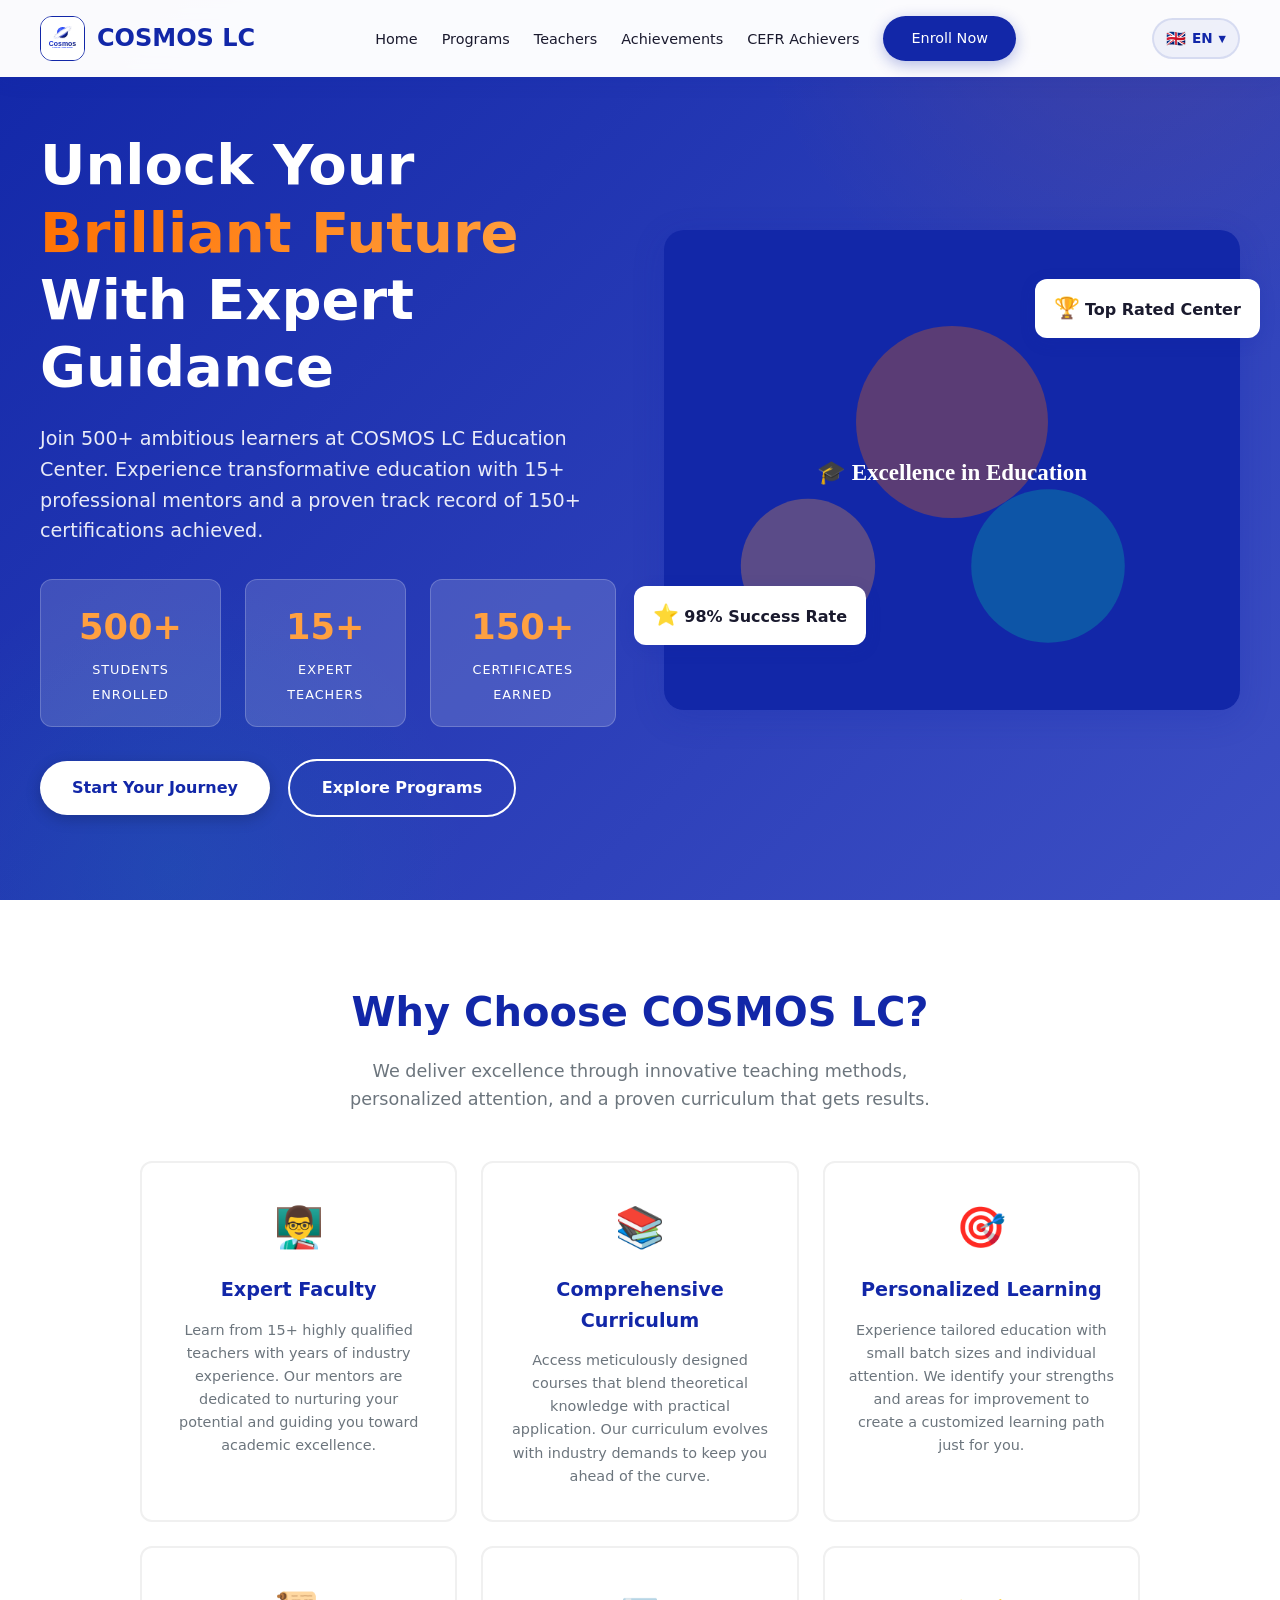
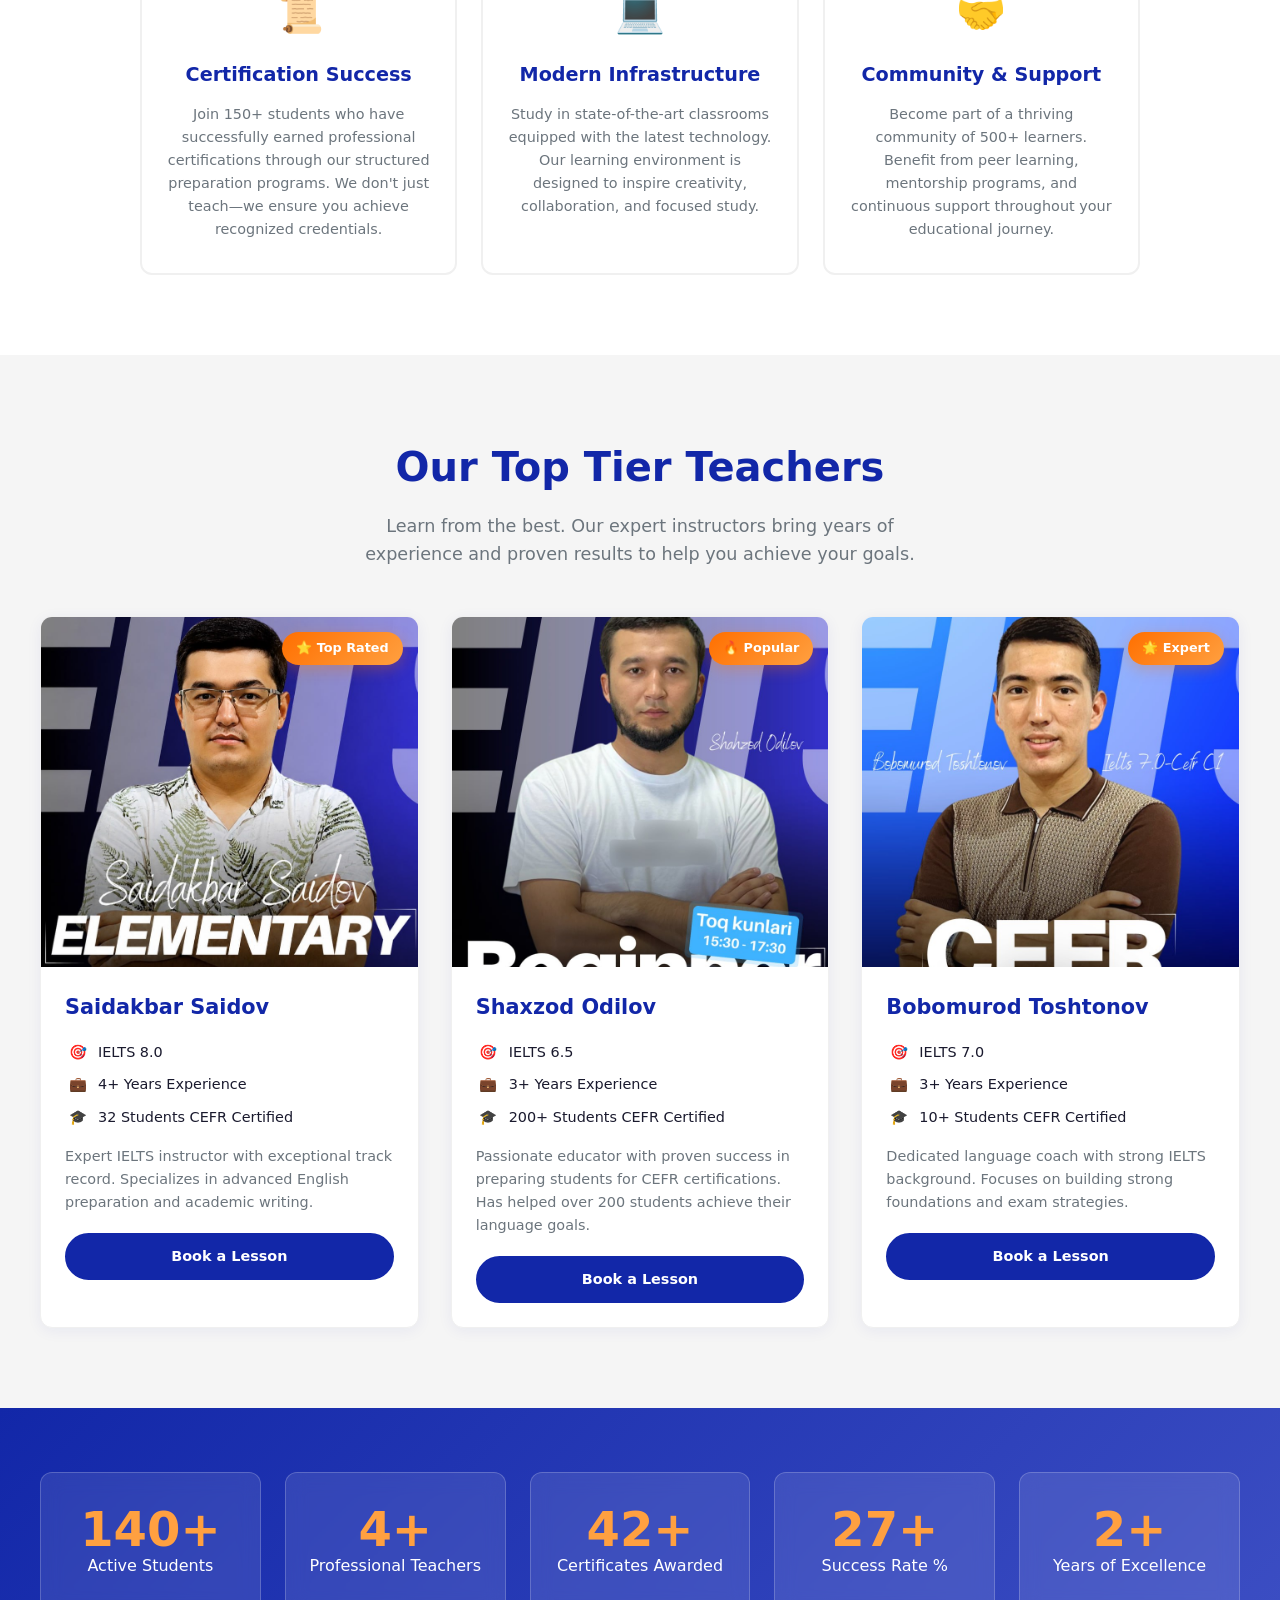
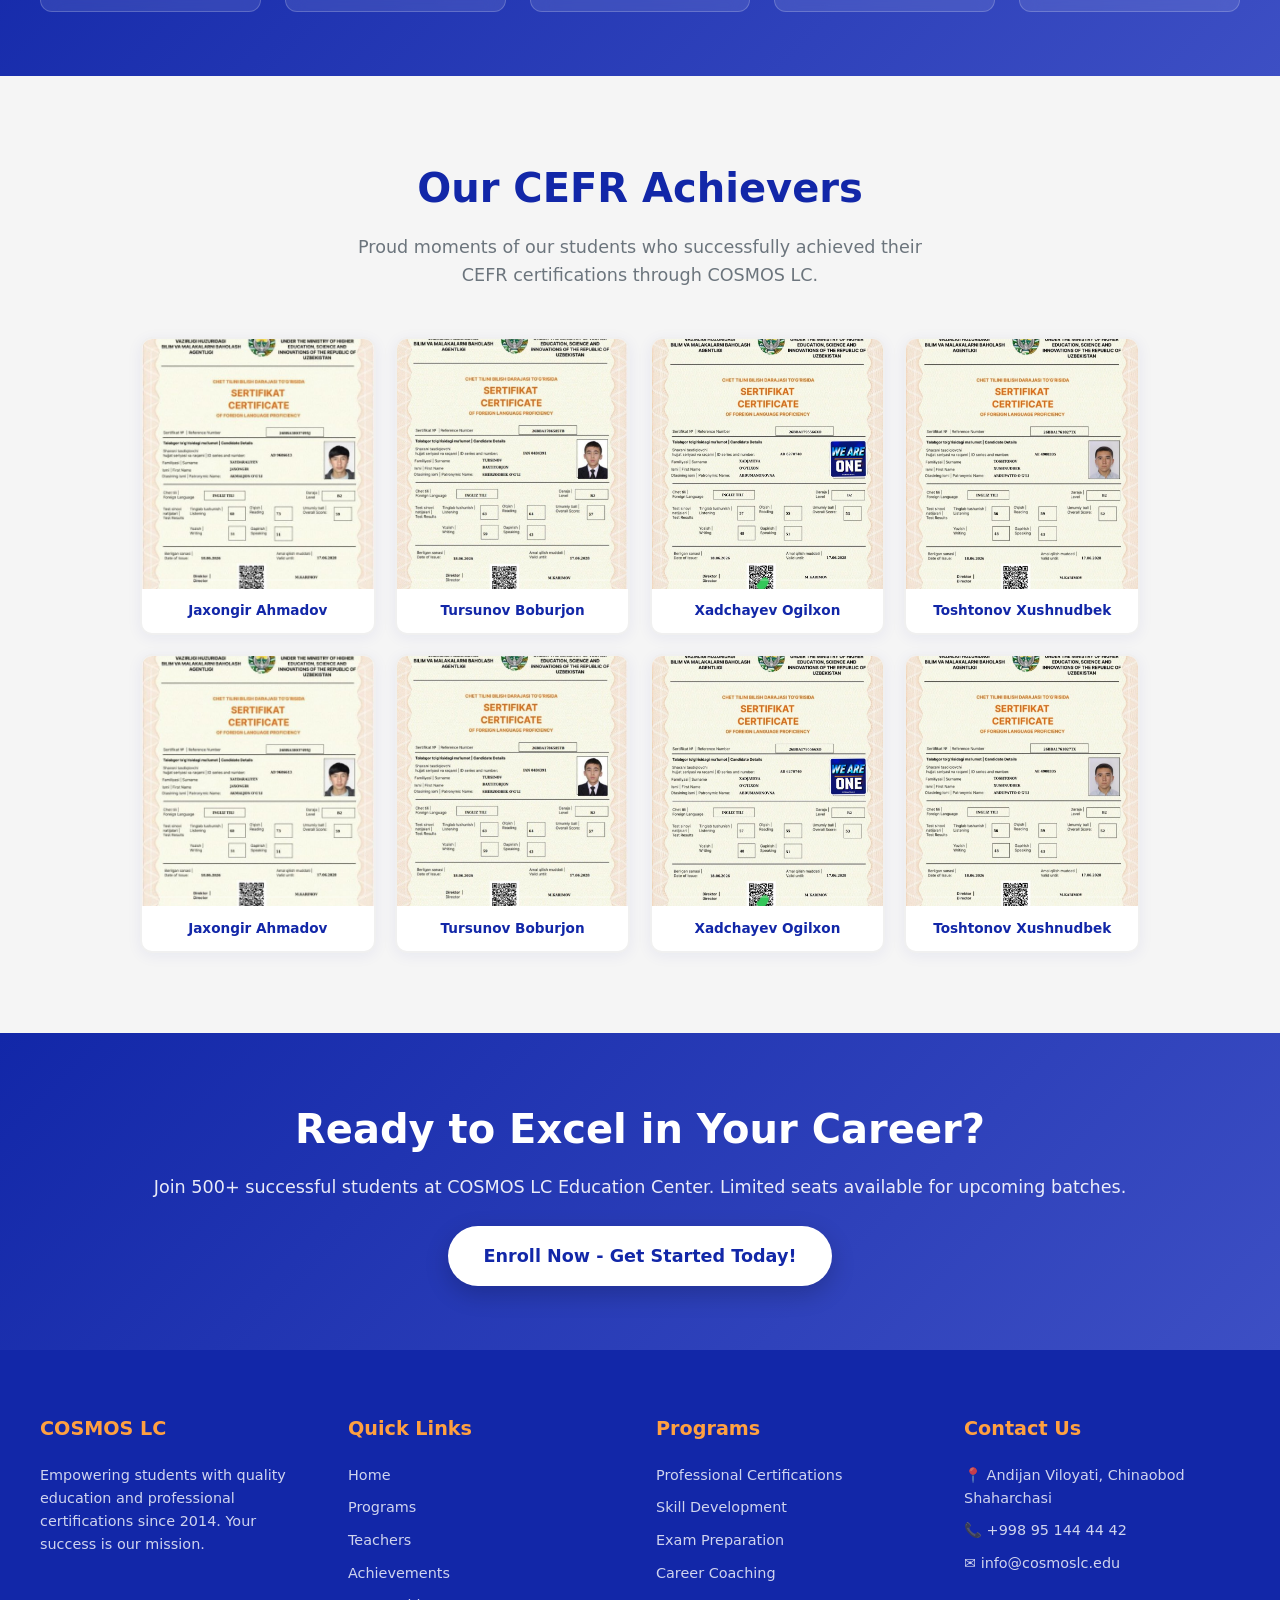
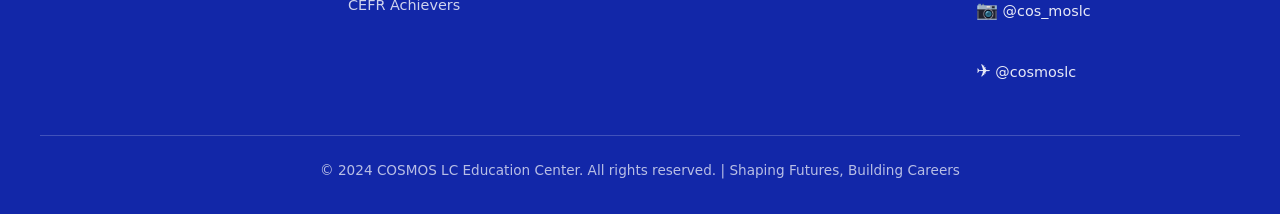
<file: index.html>
<!doctype html>
<html lang="en">
  <head>
    <meta charset="UTF-8" />
    <meta name="viewport" content="width=device-width, initial-scale=1.0" />
    <title>COSMOS LC Education Center - Empowering Future Leaders</title>
    <link rel="stylesheet" href="style.css" />
      <link rel="icon" type="image/svg+xml" href="imgs/cosmos_logo.svg" />
    <link rel="shortcut icon" href="imgs/cosmos_logo.svg" />
    <link rel="apple-touch-icon" href="imgs/cosmos_logo.svg" />
    <meta name="google-site-verification" content="uuVFH8ZbQ3Yjp-2Umvv45jcYd0Hi5IgW_iw2w82SemI" />
    <meta name="google-site-verification" content="uuVFH8ZbQ3Yjp-2Umvv45jcYd0Hi5IgW_iw2w82SemI" />
  </head>
  <body>
    <!-- Navigation -->
    <nav class="navbar" id="navbar">
      <div class="nav-container">
        <a href="#" class="logo">
          <img
            src="imgs/cosmos_logo.svg"
            alt="COSMOS LC Logo"
            class="logo-img"
          />
          COSMOS LC
        </a>
        <ul class="nav-links">
          <li><a href="#home" data-translate="nav-home">Home</a></li>
          <li>
            <a href="#features" data-translate="nav-programs">Programs</a>
          </li>
          <li>
            <a href="#teachers" data-translate="nav-teachers">Teachers</a>
          </li>
          <li>
            <a href="#achievements" data-translate="nav-achievements"
              >Achievements</a
            >
          </li>
          <li>
            <a href="#testimonials" data-translate="nav-testimonials"
              >CEFR Achievers</a
            >
          </li>
          <li>
            <a href="#contact" class="btn-nav" data-translate="nav-enroll"
              >Enroll Now</a
            >
          </li>
        </ul>

        <!-- Language Switcher -->
        <div class="language-switcher" id="languageSwitcher">
          <div class="lang-current" id="langCurrent">
            <span class="lang-flag">🇬🇧</span>
            <span class="lang-name">EN</span>
            <span class="lang-arrow">▼</span>
          </div>
          <div class="lang-dropdown">
            <button class="lang-option active" data-lang="en">
              <span class="lang-flag">🇬🇧</span>
              <span>English</span>
              <span class="check-mark">✓</span>
            </button>
            <button class="lang-option" data-lang="ru">
              <span class="lang-flag">🇷🇺</span>
              <span>Русский</span>
              <span class="check-mark">✓</span>
            </button>
            <button class="lang-option" data-lang="uz">
              <span class="lang-flag">🇺🇿</span>
              <span>O'zbek</span>
              <span class="check-mark">✓</span>
            </button>
          </div>
        </div>
      </div>
    </nav>

    <!-- Hero Section -->
    <section class="hero" id="home">
      <div class="hero-container">
        <div class="hero-content">
          <h1 data-translate="hero-title">
            Unlock Your
            <span data-translate="hero-title-highlight">Brilliant Future</span>
            With Expert Guidance
          </h1>
          <p data-translate="hero-description">
            Join 500+ ambitious learners at COSMOS LC Education Center.
            Experience transformative education with 15+ professional mentors
            and a proven track record of 150+ certifications achieved.
          </p>

          <div class="hero-stats">
            <div class="stat-item">
              <span class="stat-number">500+</span>
              <span class="stat-label" data-translate="stat-students"
                >Students Enrolled</span
              >
            </div>
            <div class="stat-item">
              <span class="stat-number">15+</span>
              <span class="stat-label" data-translate="stat-teachers"
                >Expert Teachers</span
              >
            </div>
            <div class="stat-item">
              <span class="stat-number">150+</span>
              <span class="stat-label" data-translate="stat-certificates"
                >Certificates Earned</span
              >
            </div>
          </div>

          <div>
            <a href="#contact" class="btn-primary" data-translate="cta-start"
              >Start Your Journey</a
            >
            <a href="#features" class="btn-outline" data-translate="cta-explore"
              >Explore Programs</a
            >
          </div>
        </div>
        <div class="hero-image">
          <img
            src="data:image/svg+xml,%3Csvg xmlns='http://www.w3.org/2000/svg' width='600' height='500' viewBox='0 0 600 500'%3E%3Crect width='600' height='500' fill='%231227a8'/%3E%3Ccircle cx='300' cy='200' r='100' fill='%23ff6f00' opacity='0.3'/%3E%3Ccircle cx='400' cy='350' r='80' fill='%2300bfa5' opacity='0.3'/%3E%3Ccircle cx='150' cy='350' r='70' fill='%23ffa040' opacity='0.3'/%3E%3Ctext x='300' y='260' text-anchor='middle' fill='white' font-size='24' font-weight='bold'%3E🎓 Excellence in Education%3C/text%3E%3C/svg%3E"
            alt="COSMOS LC Education"
          />
          <div class="floating-card card-1">
            <span class="card-icon">🏆</span>
            <span class="card-text" data-translate="floating-top-rated"
              >Top Rated Center</span
            >
          </div>
          <div class="floating-card card-2">
            <span class="card-icon">⭐</span>
            <span class="card-text" data-translate="floating-success"
              >98% Success Rate</span
            >
          </div>
        </div>
      </div>
    </section>

    <!-- Features Section -->
    <section class="features" id="features">
      <div class="section-header">
        <h2 data-translate="features-title">Why Choose COSMOS LC?</h2>
        <p data-translate="features-subtitle">
          We deliver excellence through innovative teaching methods,
          personalized attention, and a proven curriculum that gets results.
        </p>
      </div>
      <div class="features-grid">
        <div class="feature-card">
          <span class="feature-icon">👨‍🏫</span>
          <h3 data-translate="feature-faculty-title">Expert Faculty</h3>
          <p data-translate="feature-faculty-desc">
            Learn from 15+ highly qualified teachers with years of industry
            experience. Our mentors are dedicated to nurturing your potential
            and guiding you toward academic excellence.
          </p>
        </div>
        <div class="feature-card">
          <span class="feature-icon">📚</span>
          <h3 data-translate="feature-curriculum-title">
            Comprehensive Curriculum
          </h3>
          <p data-translate="feature-curriculum-desc">
            Access meticulously designed courses that blend theoretical
            knowledge with practical application. Our curriculum evolves with
            industry demands to keep you ahead of the curve.
          </p>
        </div>
        <div class="feature-card">
          <span class="feature-icon">🎯</span>
          <h3 data-translate="feature-personalized-title">
            Personalized Learning
          </h3>
          <p data-translate="feature-personalized-desc">
            Experience tailored education with small batch sizes and individual
            attention. We identify your strengths and areas for improvement to
            create a customized learning path just for you.
          </p>
        </div>
        <div class="feature-card">
          <span class="feature-icon">📜</span>
          <h3 data-translate="feature-certification-title">
            Certification Success
          </h3>
          <p data-translate="feature-certification-desc">
            Join 150+ students who have successfully earned professional
            certifications through our structured preparation programs. We don't
            just teach—we ensure you achieve recognized credentials.
          </p>
        </div>
        <div class="feature-card">
          <span class="feature-icon">💻</span>
          <h3 data-translate="feature-infrastructure-title">
            Modern Infrastructure
          </h3>
          <p data-translate="feature-infrastructure-desc">
            Study in state-of-the-art classrooms equipped with the latest
            technology. Our learning environment is designed to inspire
            creativity, collaboration, and focused study.
          </p>
        </div>
        <div class="feature-card">
          <span class="feature-icon">🤝</span>
          <h3 data-translate="feature-community-title">Community & Support</h3>
          <p data-translate="feature-community-desc">
            Become part of a thriving community of 500+ learners. Benefit from
            peer learning, mentorship programs, and continuous support
            throughout your educational journey.
          </p>
        </div>
      </div>
    </section>

    <!-- Top Teachers Section -->
    <section class="teachers" id="teachers">
      <div class="section-header">
        <h2 data-translate="teachers-title">Our Top Tier Teachers</h2>
        <p data-translate="teachers-subtitle">
          Learn from the best. Our expert instructors bring years of experience
          and proven results to help you achieve your goals.
        </p>
      </div>
      <div class="teachers-grid">
        <div class="teacher-card">
          <div class="teacher-image">
            <img
              src="imgs/saidakbar-saidov.jpg"
              alt="Saidakbar Saidov"
              loading="lazy"
            />
            <div class="teacher-badge">⭐ Top Rated</div>
          </div>
          <div class="teacher-info">
            <h3>Saidakbar Saidov</h3>
            <div class="teacher-stats">
              <div class="teacher-stat">
                <span class="stat-icon">🎯</span>
                <span>IELTS 8.0</span>
              </div>
              <div class="teacher-stat">
                <span class="stat-icon">💼</span>
                <span>4+ Years Experience</span>
              </div>
              <div class="teacher-stat">
                <span class="stat-icon">🎓</span>
                <span>32 Students CEFR Certified</span>
              </div>
            </div>
            <p class="teacher-bio">
              Expert IELTS instructor with exceptional track record. Specializes
              in advanced English preparation and academic writing.
            </p>
            <a href="#contact" class="btn-teacher">Book a Lesson</a>
          </div>
        </div>

        <div class="teacher-card">
          <div class="teacher-image">
            <img
              src="imgs/shaxzod-odilov.jpg"
              alt="Shaxzod Odilov"
              loading="lazy"
            />
            <div class="teacher-badge">🔥 Popular</div>
          </div>
          <div class="teacher-info">
            <h3>Shaxzod Odilov</h3>
            <div class="teacher-stats">
              <div class="teacher-stat">
                <span class="stat-icon">🎯</span>
                <span>IELTS 6.5</span>
              </div>
              <div class="teacher-stat">
                <span class="stat-icon">💼</span>
                <span>3+ Years Experience</span>
              </div>
              <div class="teacher-stat">
                <span class="stat-icon">🎓</span>
                <span>200+ Students CEFR Certified</span>
              </div>
            </div>
            <p class="teacher-bio">
              Passionate educator with proven success in preparing students for
              CEFR certifications. Has helped over 200 students achieve their
              language goals.
            </p>
            <a href="#contact" class="btn-teacher">Book a Lesson</a>
          </div>
        </div>

        <div class="teacher-card">
          <div class="teacher-image">
            <img
              src="imgs/bobomurod-toshtonov.jpg"
              alt="Bobomurod Toshtonov"
              loading="lazy"
            />
            <div class="teacher-badge">🌟 Expert</div>
          </div>
          <div class="teacher-info">
            <h3>Bobomurod Toshtonov</h3>
            <div class="teacher-stats">
              <div class="teacher-stat">
                <span class="stat-icon">🎯</span>
                <span>IELTS 7.0</span>
              </div>
              <div class="teacher-stat">
                <span class="stat-icon">💼</span>
                <span>3+ Years Experience</span>
              </div>
              <div class="teacher-stat">
                <span class="stat-icon">🎓</span>
                <span>10+ Students CEFR Certified</span>
              </div>
            </div>
            <p class="teacher-bio">
              Dedicated language coach with strong IELTS background. Focuses on
              building strong foundations and exam strategies.
            </p>
            <a href="#contact" class="btn-teacher">Book a Lesson</a>
          </div>
        </div>
      </div>
    </section>

    <!-- Achievements Section -->
    <section class="achievements" id="achievements">
      <div class="achievements-grid">
        <div class="achievement-item">
          <span class="achievement-number" data-target="500">0</span>
          <span class="achievement-label" data-translate="achievement-students"
            >Active Students</span
          >
        </div>
        <div class="achievement-item">
          <span class="achievement-number" data-target="15">0</span>
          <span class="achievement-label" data-translate="achievement-teachers"
            >Professional Teachers</span
          >
        </div>
        <div class="achievement-item">
          <span class="achievement-number" data-target="150">0</span>
          <span
            class="achievement-label"
            data-translate="achievement-certificates"
            >Certificates Awarded</span
          >
        </div>
        <div class="achievement-item">
          <span class="achievement-number" data-target="98">0</span>
          <span class="achievement-label" data-translate="achievement-success"
            >Success Rate %</span
          >
        </div>
        <div class="achievement-item">
          <span class="achievement-number" data-target="10">0</span>
          <span class="achievement-label" data-translate="achievement-years"
            >Years of Excellence</span
          >
        </div>
      </div>
    </section>

    <!-- CEFR Achievers Section -->
    <section class="cefr-achievers" id="testimonials">
      <div class="section-header">
        <h2 data-translate="cefr-title">Our CEFR Achievers</h2>
        <p data-translate="cefr-subtitle">
          Proud moments of our students who successfully achieved their CEFR
          certifications through COSMOS LC.
        </p>
      </div>
      <div class="cefr-grid">
        <div class="cefr-card">
          <div class="cefr-frame">
            <img
              src="imgs/jaxongir-ahmadov.jpg"
              alt="Jaxongir Ahmadov"
              loading="lazy"
            />
            <div class="cefr-overlay">
              <span class="cefr-badge">🎓 CEFR B2</span>
            </div>
          </div>
          <div class="cefr-info">
            <h3>Jaxongir Ahmadov</h3>
          </div>
        </div>

        <div class="cefr-card">
          <div class="cefr-frame">
            <img
              src="imgs/tursunov_boburjon.jpg"
              alt="Tursunov Boburjon"
              loading="lazy"
            />
            <div class="cefr-overlay">
              <span class="cefr-badge">🎓 CEFR B2</span>
            </div>
          </div>
          <div class="cefr-info">
            <h3>Tursunov Boburjon</h3>
          </div>
        </div>

        <div class="cefr-card">
          <div class="cefr-frame">
            <img
              src="imgs/xadchayev_ogilxon.jpg"
              alt="Xadchayev Ogilxon"
              loading="lazy"
            />
            <div class="cefr-overlay">
              <span class="cefr-badge">🎓 CEFR B2</span>
            </div>
          </div>
          <div class="cefr-info">
            <h3>Xadchayev Ogilxon</h3>
          </div>
        </div>

        <div class="cefr-card">
          <div class="cefr-frame">
            <img
              src="imgs/toshtonov-xushnudbek.jpg"
              alt="Toshtonov Xushnudbek"
              loading="lazy"
            />
            <div class="cefr-overlay">
              <span class="cefr-badge">🎓 CEFR B2</span>
            </div>
          </div>
          <div class="cefr-info">
            <h3>Toshtonov Xushnudbek</h3>
          </div>
        </div>

        <div class="cefr-card">
          <div class="cefr-frame">
            <img
              src="imgs/jaxongir-ahmadov.jpg"
              alt="CEFR Achiever"
              loading="lazy"
            />
            <div class="cefr-overlay">
              <span class="cefr-badge">🎓 CEFR B2</span>
            </div>
          </div>
          <div class="cefr-info">
            <h3>Jaxongir Ahmadov</h3>
          </div>
        </div>

        <div class="cefr-card">
          <div class="cefr-frame">
            <img
              src="imgs/tursunov_boburjon.jpg"
              alt="CEFR Achiever"
              loading="lazy"
            />
            <div class="cefr-overlay">
              <span class="cefr-badge">🎓 CEFR B2</span>
            </div>
          </div>
          <div class="cefr-info">
            <h3>Tursunov Boburjon</h3>
          </div>
        </div>

        <div class="cefr-card">
          <div class="cefr-frame">
            <img
              src="imgs/xadchayev_ogilxon.jpg"
              alt="CEFR Achiever"
              loading="lazy"
            />
            <div class="cefr-overlay">
              <span class="cefr-badge">🎓 CEFR B2</span>
            </div>
          </div>
          <div class="cefr-info">
            <h3>Xadchayev Ogilxon</h3>
          </div>
        </div>

        <div class="cefr-card">
          <div class="cefr-frame">
            <img
              src="imgs/toshtonov-xushnudbek.jpg"
              alt="CEFR Achiever"
              loading="lazy"
            />
            <div class="cefr-overlay">
              <span class="cefr-badge">🎓 CEFR B2</span>
            </div>
          </div>
          <div class="cefr-info">
            <h3>Toshtonov Xushnudbek</h3>
          </div>
        </div>
      </div>
    </section>

    <!-- CTA Section -->
    <section class="cta" id="contact">
      <h2 data-translate="cta-title">Ready to Excel in Your Career?</h2>
      <p data-translate="cta-subtitle">
        Join 500+ successful students at COSMOS LC Education Center. Limited
        seats available for upcoming batches.
      </p>
      <a href="#" class="btn-primary" data-translate="cta-button"
        >Enroll Now - Get Started Today!</a
      >
    </section>

    <!-- Footer -->
    <footer class="footer">
      <div class="footer-grid">
        <div class="footer-col">
          <h3>COSMOS LC</h3>
          <p data-translate="footer-about">
            Empowering students with quality education and professional
            certifications since 2014. Your success is our mission.
          </p>
        </div>
        <div class="footer-col">
          <h3 data-translate="footer-quick-links">Quick Links</h3>
          <a href="#home" data-translate="nav-home">Home</a>
          <a href="#features" data-translate="nav-programs">Programs</a>
          <a href="#teachers" data-translate="nav-teachers">Teachers</a>
          <a href="#achievements" data-translate="nav-achievements"
            >Achievements</a
          >
          <a href="#testimonials" data-translate="nav-testimonials"
            >CEFR Achievers</a
          >
        </div>
        <div class="footer-col">
          <h3 data-translate="footer-programs">Programs</h3>
          <a href="#" data-translate="footer-program-1"
            >Professional Certifications</a
          >
          <a href="#" data-translate="footer-program-2">Skill Development</a>
          <a href="#" data-translate="footer-program-3">Exam Preparation</a>
          <a href="#" data-translate="footer-program-4">Career Coaching</a>
        </div>
        <div class="footer-col">
          <h3 data-translate="footer-contact">Contact Us</h3>
          <p>📍 Andijan Viloyati, Chinaobod Shaharchasi</p>
          <p>📞 +998 95 144 44 42</p>
          <p>✉️ info@cosmoslc.edu</p>
          <div class="social-links">
            <a
              href="https://instagram.com/cos_moslc"
              target="_blank"
              class="social-link instagram"
            >
              <span>📷</span> @cos_moslc
            </a>
            <a
              href="https://t.me/cosmoslc"
              target="_blank"
              class="social-link telegram"
            >
              <span>✈️</span> @cosmoslc
            </a>
          </div>
        </div>
      </div>
      <div class="footer-bottom">
        <p data-translate="footer-copyright">
          &copy; 2024 COSMOS LC Education Center. All rights reserved. | Shaping
          Futures, Building Careers
        </p>
      </div>
    </footer>

    <script src="script.js"></script>
  </body>
</html>
</file>
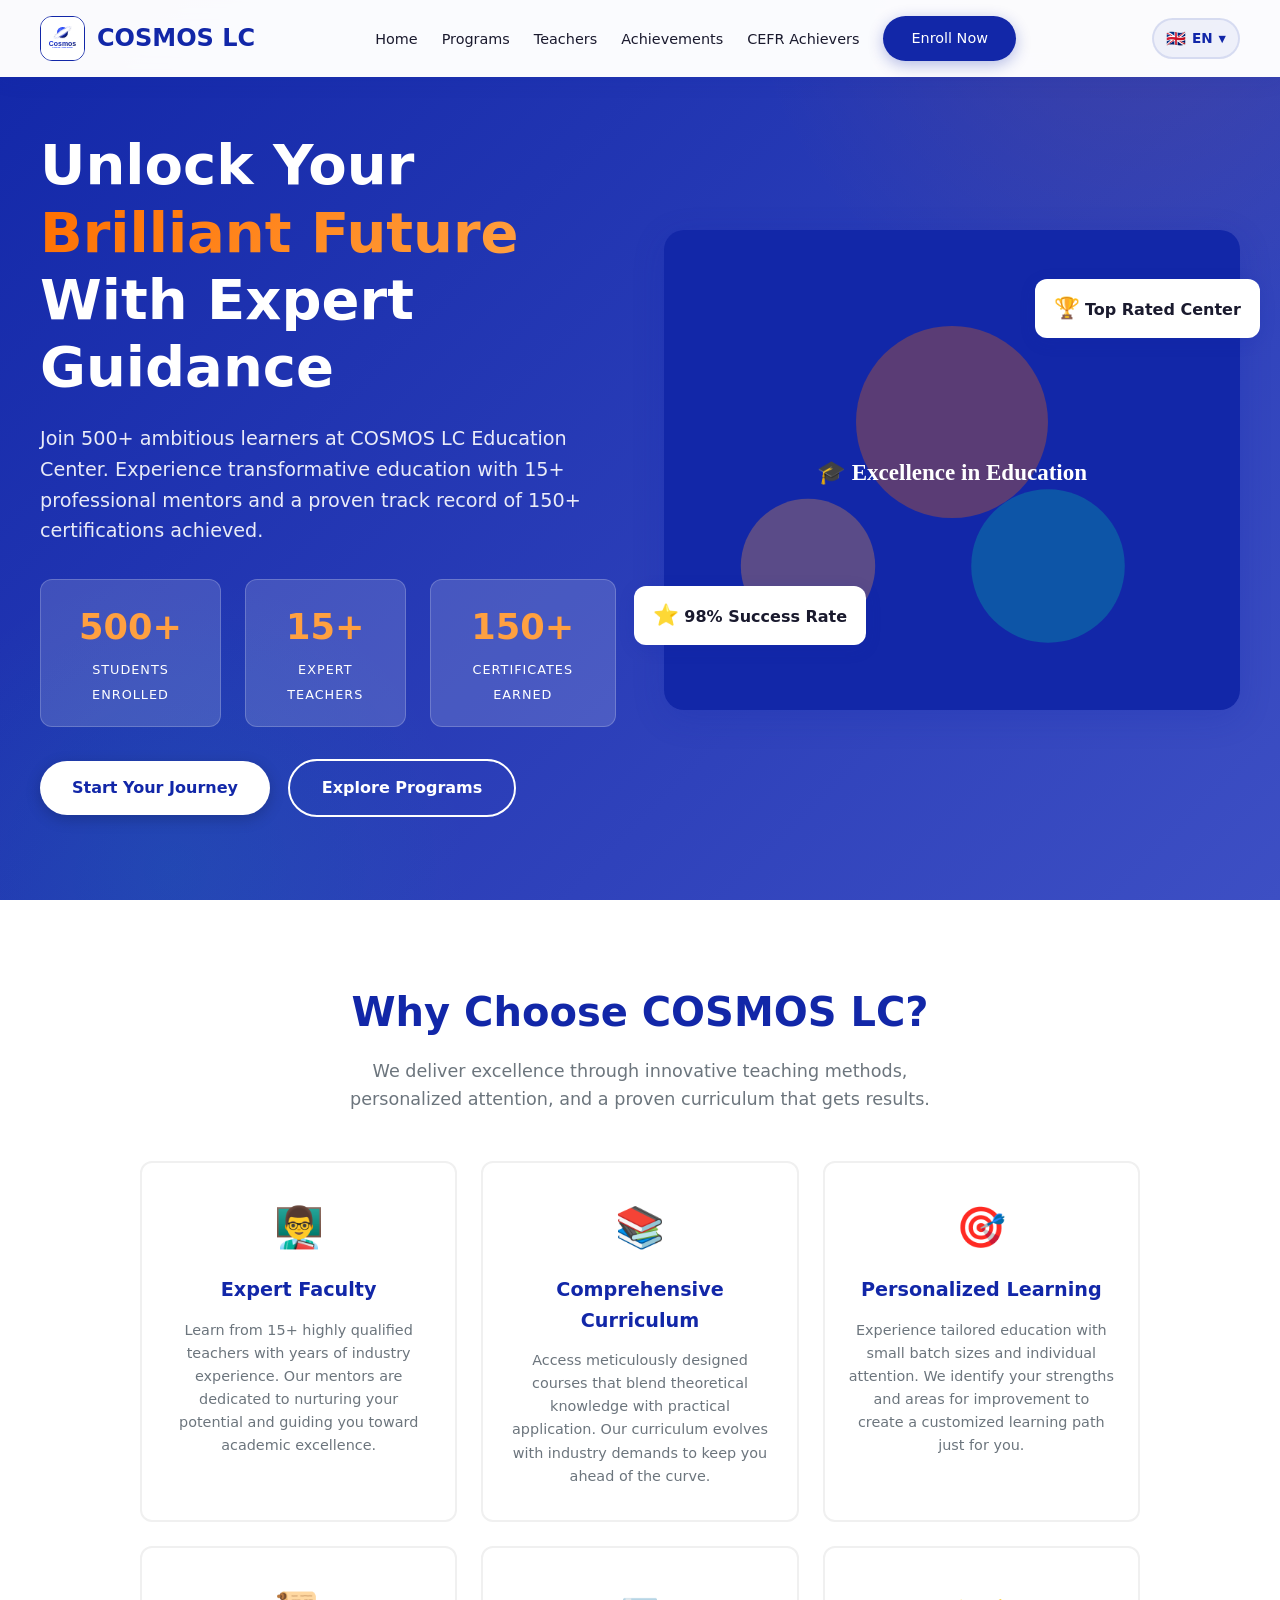
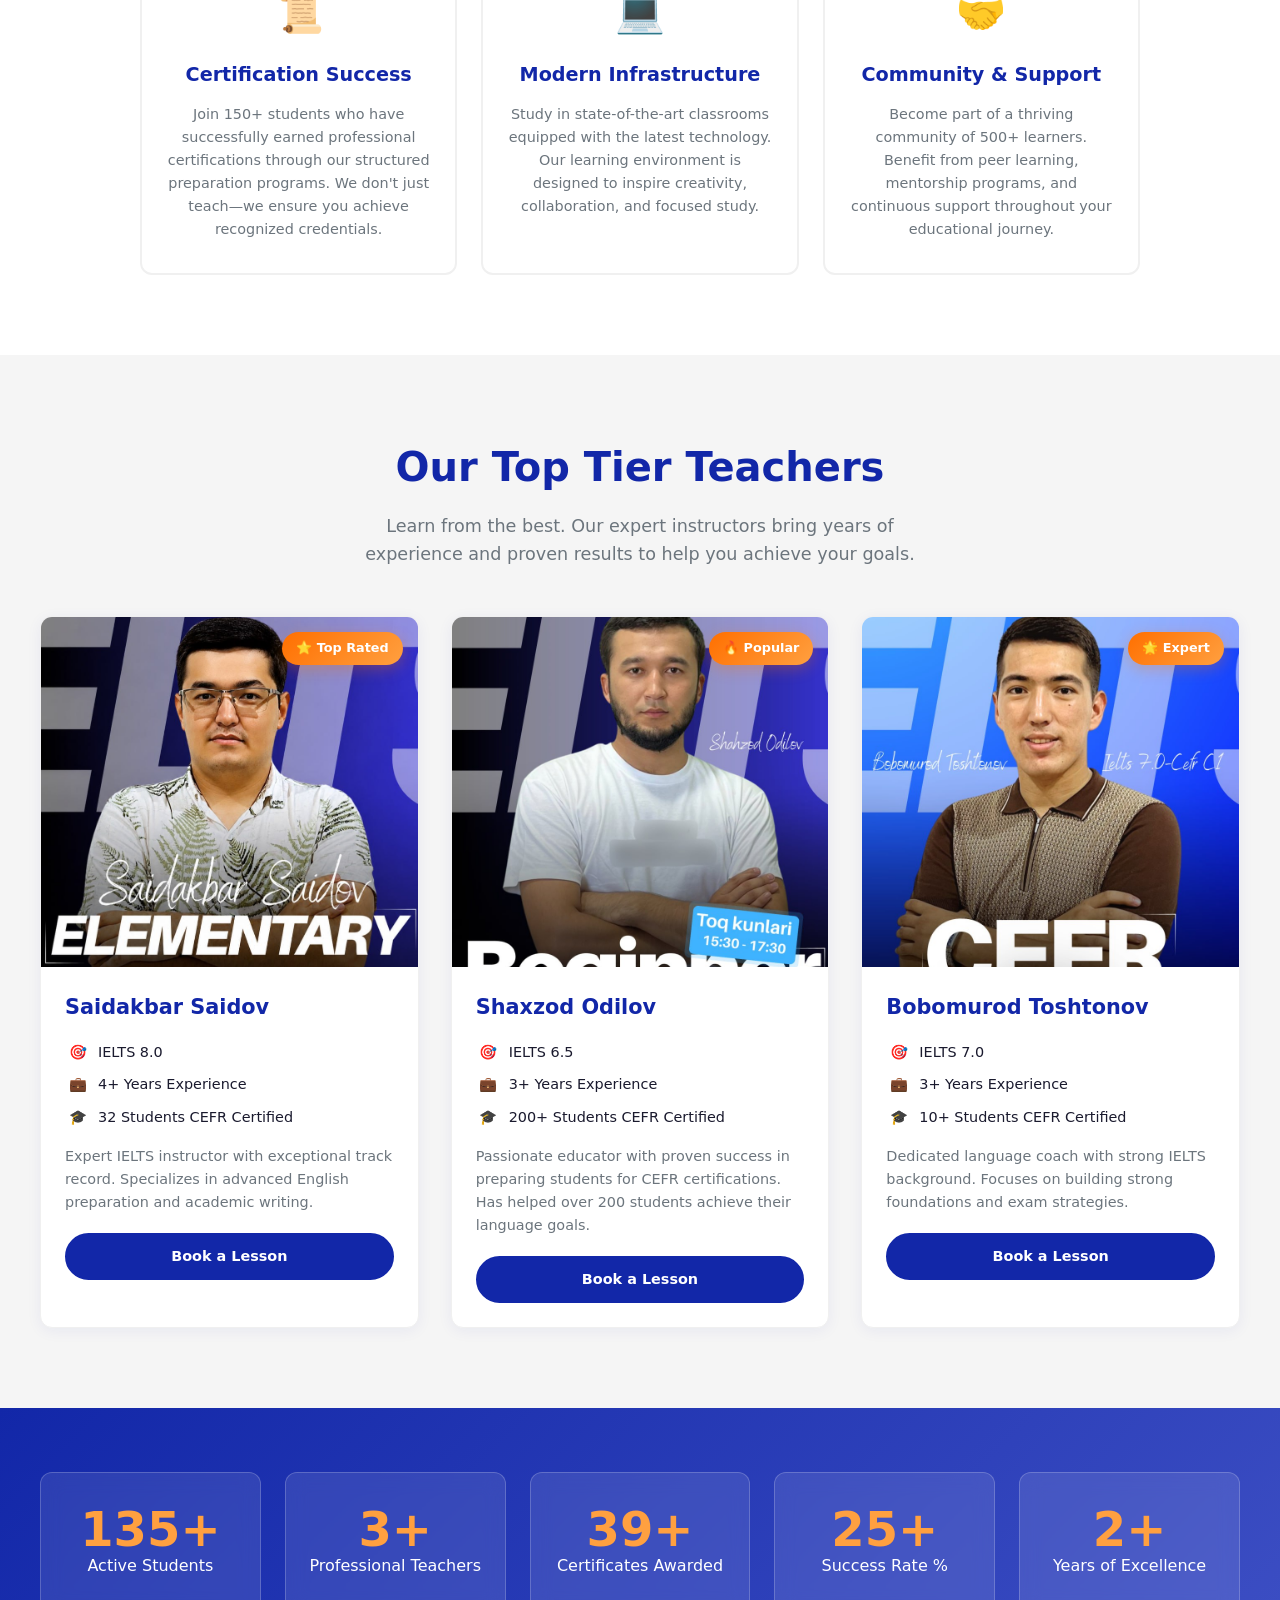
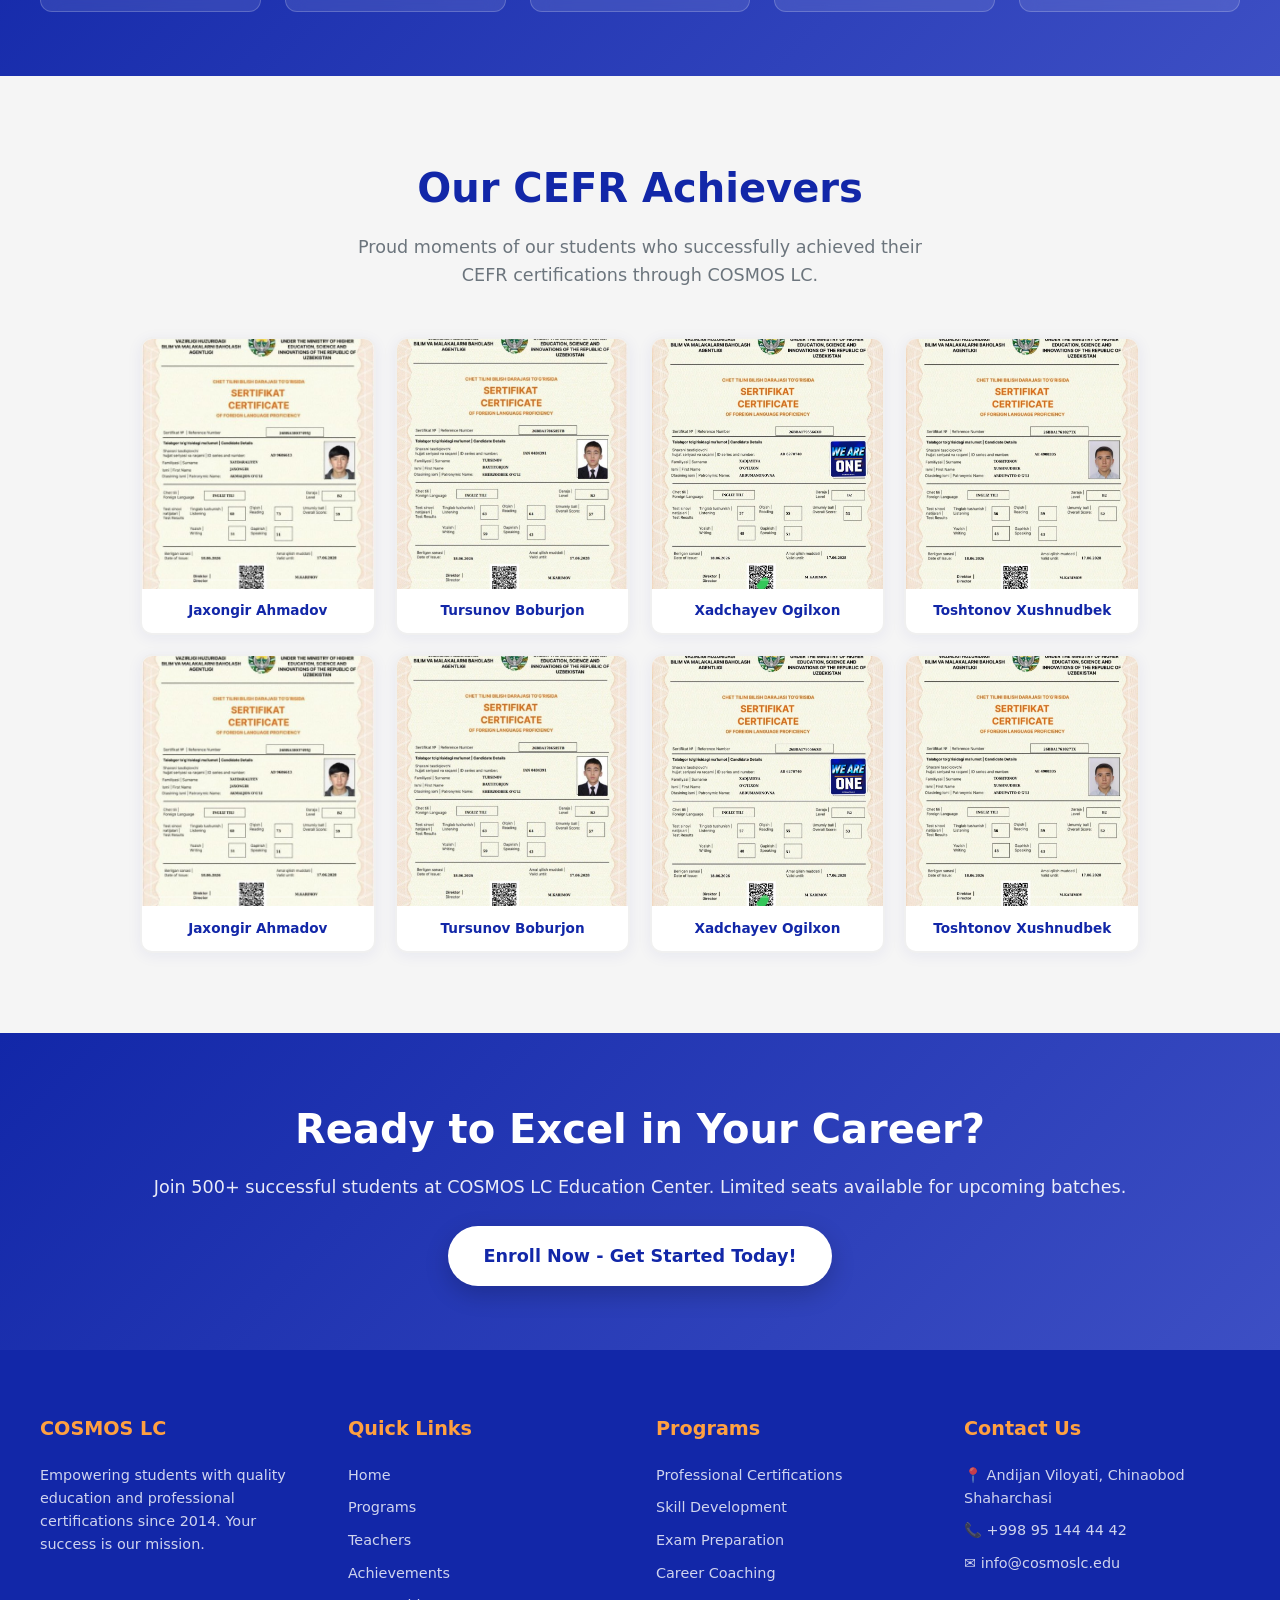
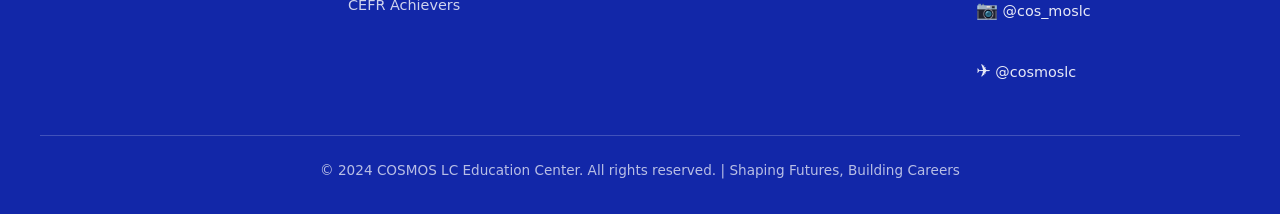
<file: cosmos-landing.html>
<!doctype html>
<html lang="en">
  <head>
    <meta charset="UTF-8" />
    <meta name="viewport" content="width=device-width, initial-scale=1.0" />
    <title>COSMOS LC Education Center - Empowering Future Leaders</title>
    <link rel="stylesheet" href="style.css" />
  </head>
  <body>
    <!-- Navigation -->
    <nav class="navbar" id="navbar">
      <div class="nav-container">
        <a href="#" class="logo">
          <img
            src="imgs/cosmos_logo.svg"
            alt="COSMOS LC Logo"
            class="logo-img"
          />
          COSMOS LC
        </a>
        <ul class="nav-links">
          <li><a href="#home" data-translate="nav-home">Home</a></li>
          <li>
            <a href="#features" data-translate="nav-programs">Programs</a>
          </li>
          <li>
            <a href="#teachers" data-translate="nav-teachers">Teachers</a>
          </li>
          <li>
            <a href="#achievements" data-translate="nav-achievements"
              >Achievements</a
            >
          </li>
          <li>
            <a href="#testimonials" data-translate="nav-testimonials"
              >CEFR Achievers</a
            >
          </li>
          <li>
            <a href="#contact" class="btn-nav" data-translate="nav-enroll"
              >Enroll Now</a
            >
          </li>
        </ul>

        <!-- Language Switcher -->
        <div class="language-switcher" id="languageSwitcher">
          <div class="lang-current" id="langCurrent">
            <span class="lang-flag">🇬🇧</span>
            <span class="lang-name">EN</span>
            <span class="lang-arrow">▼</span>
          </div>
          <div class="lang-dropdown">
            <button class="lang-option active" data-lang="en">
              <span class="lang-flag">🇬🇧</span>
              <span>English</span>
              <span class="check-mark">✓</span>
            </button>
            <button class="lang-option" data-lang="ru">
              <span class="lang-flag">🇷🇺</span>
              <span>Русский</span>
              <span class="check-mark">✓</span>
            </button>
            <button class="lang-option" data-lang="uz">
              <span class="lang-flag">🇺🇿</span>
              <span>O'zbek</span>
              <span class="check-mark">✓</span>
            </button>
          </div>
        </div>
      </div>
    </nav>

    <!-- Hero Section -->
    <section class="hero" id="home">
      <div class="hero-container">
        <div class="hero-content">
          <h1 data-translate="hero-title">
            Unlock Your
            <span data-translate="hero-title-highlight">Brilliant Future</span>
            With Expert Guidance
          </h1>
          <p data-translate="hero-description">
            Join 500+ ambitious learners at COSMOS LC Education Center.
            Experience transformative education with 15+ professional mentors
            and a proven track record of 150+ certifications achieved.
          </p>

          <div class="hero-stats">
            <div class="stat-item">
              <span class="stat-number">500+</span>
              <span class="stat-label" data-translate="stat-students"
                >Students Enrolled</span
              >
            </div>
            <div class="stat-item">
              <span class="stat-number">15+</span>
              <span class="stat-label" data-translate="stat-teachers"
                >Expert Teachers</span
              >
            </div>
            <div class="stat-item">
              <span class="stat-number">150+</span>
              <span class="stat-label" data-translate="stat-certificates"
                >Certificates Earned</span
              >
            </div>
          </div>

          <div>
            <a href="#contact" class="btn-primary" data-translate="cta-start"
              >Start Your Journey</a
            >
            <a href="#features" class="btn-outline" data-translate="cta-explore"
              >Explore Programs</a
            >
          </div>
        </div>
        <div class="hero-image">
          <img
            src="data:image/svg+xml,%3Csvg xmlns='http://www.w3.org/2000/svg' width='600' height='500' viewBox='0 0 600 500'%3E%3Crect width='600' height='500' fill='%231227a8'/%3E%3Ccircle cx='300' cy='200' r='100' fill='%23ff6f00' opacity='0.3'/%3E%3Ccircle cx='400' cy='350' r='80' fill='%2300bfa5' opacity='0.3'/%3E%3Ccircle cx='150' cy='350' r='70' fill='%23ffa040' opacity='0.3'/%3E%3Ctext x='300' y='260' text-anchor='middle' fill='white' font-size='24' font-weight='bold'%3E🎓 Excellence in Education%3C/text%3E%3C/svg%3E"
            alt="COSMOS LC Education"
          />
          <div class="floating-card card-1">
            <span class="card-icon">🏆</span>
            <span class="card-text" data-translate="floating-top-rated"
              >Top Rated Center</span
            >
          </div>
          <div class="floating-card card-2">
            <span class="card-icon">⭐</span>
            <span class="card-text" data-translate="floating-success"
              >98% Success Rate</span
            >
          </div>
        </div>
      </div>
    </section>

    <!-- Features Section -->
    <section class="features" id="features">
      <div class="section-header">
        <h2 data-translate="features-title">Why Choose COSMOS LC?</h2>
        <p data-translate="features-subtitle">
          We deliver excellence through innovative teaching methods,
          personalized attention, and a proven curriculum that gets results.
        </p>
      </div>
      <div class="features-grid">
        <div class="feature-card">
          <span class="feature-icon">👨‍🏫</span>
          <h3 data-translate="feature-faculty-title">Expert Faculty</h3>
          <p data-translate="feature-faculty-desc">
            Learn from 15+ highly qualified teachers with years of industry
            experience. Our mentors are dedicated to nurturing your potential
            and guiding you toward academic excellence.
          </p>
        </div>
        <div class="feature-card">
          <span class="feature-icon">📚</span>
          <h3 data-translate="feature-curriculum-title">
            Comprehensive Curriculum
          </h3>
          <p data-translate="feature-curriculum-desc">
            Access meticulously designed courses that blend theoretical
            knowledge with practical application. Our curriculum evolves with
            industry demands to keep you ahead of the curve.
          </p>
        </div>
        <div class="feature-card">
          <span class="feature-icon">🎯</span>
          <h3 data-translate="feature-personalized-title">
            Personalized Learning
          </h3>
          <p data-translate="feature-personalized-desc">
            Experience tailored education with small batch sizes and individual
            attention. We identify your strengths and areas for improvement to
            create a customized learning path just for you.
          </p>
        </div>
        <div class="feature-card">
          <span class="feature-icon">📜</span>
          <h3 data-translate="feature-certification-title">
            Certification Success
          </h3>
          <p data-translate="feature-certification-desc">
            Join 150+ students who have successfully earned professional
            certifications through our structured preparation programs. We don't
            just teach—we ensure you achieve recognized credentials.
          </p>
        </div>
        <div class="feature-card">
          <span class="feature-icon">💻</span>
          <h3 data-translate="feature-infrastructure-title">
            Modern Infrastructure
          </h3>
          <p data-translate="feature-infrastructure-desc">
            Study in state-of-the-art classrooms equipped with the latest
            technology. Our learning environment is designed to inspire
            creativity, collaboration, and focused study.
          </p>
        </div>
        <div class="feature-card">
          <span class="feature-icon">🤝</span>
          <h3 data-translate="feature-community-title">Community & Support</h3>
          <p data-translate="feature-community-desc">
            Become part of a thriving community of 500+ learners. Benefit from
            peer learning, mentorship programs, and continuous support
            throughout your educational journey.
          </p>
        </div>
      </div>
    </section>

    <!-- Top Teachers Section -->
    <section class="teachers" id="teachers">
      <div class="section-header">
        <h2 data-translate="teachers-title">Our Top Tier Teachers</h2>
        <p data-translate="teachers-subtitle">
          Learn from the best. Our expert instructors bring years of experience
          and proven results to help you achieve your goals.
        </p>
      </div>
      <div class="teachers-grid">
        <div class="teacher-card">
          <div class="teacher-image">
            <img
              src="imgs/saidakbar-saidov.jpg"
              alt="Saidakbar Saidov"
              loading="lazy"
            />
            <div class="teacher-badge">⭐ Top Rated</div>
          </div>
          <div class="teacher-info">
            <h3>Saidakbar Saidov</h3>
            <div class="teacher-stats">
              <div class="teacher-stat">
                <span class="stat-icon">🎯</span>
                <span>IELTS 8.0</span>
              </div>
              <div class="teacher-stat">
                <span class="stat-icon">💼</span>
                <span>4+ Years Experience</span>
              </div>
              <div class="teacher-stat">
                <span class="stat-icon">🎓</span>
                <span>32 Students CEFR Certified</span>
              </div>
            </div>
            <p class="teacher-bio">
              Expert IELTS instructor with exceptional track record. Specializes
              in advanced English preparation and academic writing.
            </p>
            <a href="#contact" class="btn-teacher">Book a Lesson</a>
          </div>
        </div>

        <div class="teacher-card">
          <div class="teacher-image">
            <img
              src="imgs/shaxzod-odilov.jpg"
              alt="Shaxzod Odilov"
              loading="lazy"
            />
            <div class="teacher-badge">🔥 Popular</div>
          </div>
          <div class="teacher-info">
            <h3>Shaxzod Odilov</h3>
            <div class="teacher-stats">
              <div class="teacher-stat">
                <span class="stat-icon">🎯</span>
                <span>IELTS 6.5</span>
              </div>
              <div class="teacher-stat">
                <span class="stat-icon">💼</span>
                <span>3+ Years Experience</span>
              </div>
              <div class="teacher-stat">
                <span class="stat-icon">🎓</span>
                <span>200+ Students CEFR Certified</span>
              </div>
            </div>
            <p class="teacher-bio">
              Passionate educator with proven success in preparing students for
              CEFR certifications. Has helped over 200 students achieve their
              language goals.
            </p>
            <a href="#contact" class="btn-teacher">Book a Lesson</a>
          </div>
        </div>

        <div class="teacher-card">
          <div class="teacher-image">
            <img
              src="imgs/bobomurod-toshtonov.jpg"
              alt="Bobomurod Toshtonov"
              loading="lazy"
            />
            <div class="teacher-badge">🌟 Expert</div>
          </div>
          <div class="teacher-info">
            <h3>Bobomurod Toshtonov</h3>
            <div class="teacher-stats">
              <div class="teacher-stat">
                <span class="stat-icon">🎯</span>
                <span>IELTS 7.0</span>
              </div>
              <div class="teacher-stat">
                <span class="stat-icon">💼</span>
                <span>3+ Years Experience</span>
              </div>
              <div class="teacher-stat">
                <span class="stat-icon">🎓</span>
                <span>10+ Students CEFR Certified</span>
              </div>
            </div>
            <p class="teacher-bio">
              Dedicated language coach with strong IELTS background. Focuses on
              building strong foundations and exam strategies.
            </p>
            <a href="#contact" class="btn-teacher">Book a Lesson</a>
          </div>
        </div>
      </div>
    </section>

    <!-- Achievements Section -->
    <section class="achievements" id="achievements">
      <div class="achievements-grid">
        <div class="achievement-item">
          <span class="achievement-number" data-target="500">0</span>
          <span class="achievement-label" data-translate="achievement-students"
            >Active Students</span
          >
        </div>
        <div class="achievement-item">
          <span class="achievement-number" data-target="15">0</span>
          <span class="achievement-label" data-translate="achievement-teachers"
            >Professional Teachers</span
          >
        </div>
        <div class="achievement-item">
          <span class="achievement-number" data-target="150">0</span>
          <span
            class="achievement-label"
            data-translate="achievement-certificates"
            >Certificates Awarded</span
          >
        </div>
        <div class="achievement-item">
          <span class="achievement-number" data-target="98">0</span>
          <span class="achievement-label" data-translate="achievement-success"
            >Success Rate %</span
          >
        </div>
        <div class="achievement-item">
          <span class="achievement-number" data-target="10">0</span>
          <span class="achievement-label" data-translate="achievement-years"
            >Years of Excellence</span
          >
        </div>
      </div>
    </section>

    <!-- CEFR Achievers Section -->
    <section class="cefr-achievers" id="testimonials">
      <div class="section-header">
        <h2 data-translate="cefr-title">Our CEFR Achievers</h2>
        <p data-translate="cefr-subtitle">
          Proud moments of our students who successfully achieved their CEFR
          certifications through COSMOS LC.
        </p>
      </div>
      <div class="cefr-grid">
        <div class="cefr-card">
          <div class="cefr-frame">
            <img
              src="imgs/jaxongir-ahmadov.jpg"
              alt="Jaxongir Ahmadov"
              loading="lazy"
            />
            <div class="cefr-overlay">
              <span class="cefr-badge">🎓 CEFR B2</span>
            </div>
          </div>
          <div class="cefr-info">
            <h3>Jaxongir Ahmadov</h3>
          </div>
        </div>

        <div class="cefr-card">
          <div class="cefr-frame">
            <img
              src="imgs/tursunov_boburjon.jpg"
              alt="Tursunov Boburjon"
              loading="lazy"
            />
            <div class="cefr-overlay">
              <span class="cefr-badge">🎓 CEFR B2</span>
            </div>
          </div>
          <div class="cefr-info">
            <h3>Tursunov Boburjon</h3>
          </div>
        </div>

        <div class="cefr-card">
          <div class="cefr-frame">
            <img
              src="imgs/xadchayev_ogilxon.jpg"
              alt="Xadchayev Ogilxon"
              loading="lazy"
            />
            <div class="cefr-overlay">
              <span class="cefr-badge">🎓 CEFR B2</span>
            </div>
          </div>
          <div class="cefr-info">
            <h3>Xadchayev Ogilxon</h3>
          </div>
        </div>

        <div class="cefr-card">
          <div class="cefr-frame">
            <img
              src="imgs/toshtonov-xushnudbek.jpg"
              alt="Toshtonov Xushnudbek"
              loading="lazy"
            />
            <div class="cefr-overlay">
              <span class="cefr-badge">🎓 CEFR B2</span>
            </div>
          </div>
          <div class="cefr-info">
            <h3>Toshtonov Xushnudbek</h3>
          </div>
        </div>

        <div class="cefr-card">
          <div class="cefr-frame">
            <img
              src="imgs/jaxongir-ahmadov.jpg"
              alt="CEFR Achiever"
              loading="lazy"
            />
            <div class="cefr-overlay">
              <span class="cefr-badge">🎓 CEFR B2</span>
            </div>
          </div>
          <div class="cefr-info">
            <h3>Jaxongir Ahmadov</h3>
          </div>
        </div>

        <div class="cefr-card">
          <div class="cefr-frame">
            <img
              src="imgs/tursunov_boburjon.jpg"
              alt="CEFR Achiever"
              loading="lazy"
            />
            <div class="cefr-overlay">
              <span class="cefr-badge">🎓 CEFR B2</span>
            </div>
          </div>
          <div class="cefr-info">
            <h3>Tursunov Boburjon</h3>
          </div>
        </div>

        <div class="cefr-card">
          <div class="cefr-frame">
            <img
              src="imgs/xadchayev_ogilxon.jpg"
              alt="CEFR Achiever"
              loading="lazy"
            />
            <div class="cefr-overlay">
              <span class="cefr-badge">🎓 CEFR B2</span>
            </div>
          </div>
          <div class="cefr-info">
            <h3>Xadchayev Ogilxon</h3>
          </div>
        </div>

        <div class="cefr-card">
          <div class="cefr-frame">
            <img
              src="imgs/toshtonov-xushnudbek.jpg"
              alt="CEFR Achiever"
              loading="lazy"
            />
            <div class="cefr-overlay">
              <span class="cefr-badge">🎓 CEFR B2</span>
            </div>
          </div>
          <div class="cefr-info">
            <h3>Toshtonov Xushnudbek</h3>
          </div>
        </div>
      </div>
    </section>

    <!-- CTA Section -->
    <section class="cta" id="contact">
      <h2 data-translate="cta-title">Ready to Excel in Your Career?</h2>
      <p data-translate="cta-subtitle">
        Join 500+ successful students at COSMOS LC Education Center. Limited
        seats available for upcoming batches.
      </p>
      <a href="#" class="btn-primary" data-translate="cta-button"
        >Enroll Now - Get Started Today!</a
      >
    </section>

    <!-- Footer -->
    <footer class="footer">
      <div class="footer-grid">
        <div class="footer-col">
          <h3>COSMOS LC</h3>
          <p data-translate="footer-about">
            Empowering students with quality education and professional
            certifications since 2014. Your success is our mission.
          </p>
        </div>
        <div class="footer-col">
          <h3 data-translate="footer-quick-links">Quick Links</h3>
          <a href="#home" data-translate="nav-home">Home</a>
          <a href="#features" data-translate="nav-programs">Programs</a>
          <a href="#teachers" data-translate="nav-teachers">Teachers</a>
          <a href="#achievements" data-translate="nav-achievements"
            >Achievements</a
          >
          <a href="#testimonials" data-translate="nav-testimonials"
            >CEFR Achievers</a
          >
        </div>
        <div class="footer-col">
          <h3 data-translate="footer-programs">Programs</h3>
          <a href="#" data-translate="footer-program-1"
            >Professional Certifications</a
          >
          <a href="#" data-translate="footer-program-2">Skill Development</a>
          <a href="#" data-translate="footer-program-3">Exam Preparation</a>
          <a href="#" data-translate="footer-program-4">Career Coaching</a>
        </div>
        <div class="footer-col">
          <h3 data-translate="footer-contact">Contact Us</h3>
          <p>📍 Andijan Viloyati, Chinaobod Shaharchasi</p>
          <p>📞 +998 95 144 44 42</p>
          <p>✉️ info@cosmoslc.edu</p>
          <div class="social-links">
            <a
              href="https://instagram.com/cos_moslc"
              target="_blank"
              class="social-link instagram"
            >
              <span>📷</span> @cos_moslc
            </a>
            <a
              href="https://t.me/cosmoslc"
              target="_blank"
              class="social-link telegram"
            >
              <span>✈️</span> @cosmoslc
            </a>
          </div>
        </div>
      </div>
      <div class="footer-bottom">
        <p data-translate="footer-copyright">
          &copy; 2024 COSMOS LC Education Center. All rights reserved. | Shaping
          Futures, Building Careers
        </p>
      </div>
    </footer>

    <script src="script.js"></script>
  </body>
</html>
</file>
<file: style.css>
* {
  margin: 0;
  padding: 0;
  box-sizing: border-box;
}

:root {
  --primary: #1227a8;
  --primary-light: #3d4fc4;
  --secondary: #ff6f00;
  --secondary-light: #ffa040;
  --accent: #00bfa5;
  --dark: #1a1a2e;
  --light: #f5f5f5;
  --white: #ffffff;
  --gray: #6c757d;
  --gradient-1: linear-gradient(135deg, #1227a8 0%, #3d4fc4 100%);
  --gradient-2: linear-gradient(135deg, #ff6f00 0%, #ffa040 100%);
  --radius: 12px;
  --transition: all 0.3s ease;
}

body {
  font-family:
    "Segoe UI",
    system-ui,
    -apple-system,
    sans-serif;
  line-height: 1.6;
  color: #333;
  overflow-x: hidden;
  background: #ffffff;
}

html {
  scroll-behavior: smooth;
}

/* ========== NAVIGATION ========== */
.navbar {
  background: rgba(255, 255, 255, 0.98);
  backdrop-filter: blur(10px);
  padding: 1rem 2rem;
  position: fixed;
  width: 100%;
  top: 0;
  z-index: 1000;
  box-shadow: 0 2px 20px rgba(18, 39, 168, 0.1);
  transition: var(--transition);
}

.navbar.scrolled {
  padding: 0.7rem 2rem;
  box-shadow: 0 4px 30px rgba(18, 39, 168, 0.15);
}

.nav-container {
  max-width: 1200px;
  margin: 0 auto;
  display: flex;
  justify-content: space-between;
  align-items: center;
}

.logo {
  display: flex;
  align-items: center;
  gap: 12px;
  color: var(--primary);
  font-size: 1.5rem;
  font-weight: 800;
  text-decoration: none;
}

.logo-img {
  width: 45px;
  height: 45px;
  border: #1227a8 1.5px solid;
  border-radius: 12px;
}

.logo:hover .logo-img {
  transform: scale(1.05);
}

.nav-links {
  display: flex;
  list-style: none;
  gap: 1.5rem;
  align-items: center;
}

.nav-links a {
  color: var(--dark);
  text-decoration: none;
  font-weight: 500;
  font-size: 0.9rem;
  padding: 5px 0;
  transition: color 0.3s;
}

.nav-links a:hover {
  color: var(--primary);
}

.btn-nav {
  background: var(--primary);
  color: var(--white) !important;
  padding: 28px;
  border-radius: 50px;
  font-weight: 600;
  box-shadow: 0 4px 15px rgba(18, 39, 168, 0.3);
  transition: var(--transition);
}

.btn-nav:hover {
  transform: translateY(-2px);
  box-shadow: 0 6px 20px rgba(18, 39, 168, 0.4);
  background: var(--primary-light);
}

/* ========== LANGUAGE SWITCHER ========== */
.language-switcher {
  position: relative;
  margin-left: 1rem;
}

.lang-current {
  display: flex;
  align-items: center;
  gap: 6px;
  padding: 6px 12px;
  background: rgba(18, 39, 168, 0.05);
  border: 2px solid rgba(18, 39, 168, 0.1);
  border-radius: 50px;
  cursor: pointer;
  font-weight: 600;
  color: var(--primary);
  font-size: 0.85rem;
  transition: var(--transition);
}

.lang-current:hover {
  background: rgba(18, 39, 168, 0.1);
  border-color: var(--primary);
}

.lang-arrow {
  font-size: 0.6rem;
  transition: transform 0.3s;
}

.language-switcher.active .lang-arrow {
  transform: rotate(180deg);
}

.lang-dropdown {
  position: absolute;
  top: calc(100% + 8px);
  right: 0;
  background: var(--white);
  border-radius: var(--radius);
  box-shadow: 0 10px 40px rgba(18, 39, 168, 0.2);
  min-width: 160px;
  opacity: 0;
  visibility: hidden;
  transform: translateY(-10px);
  transition: all 0.3s;
  z-index: 1001;
  border: 1px solid rgba(18, 39, 168, 0.1);
}

.language-switcher.active .lang-dropdown {
  opacity: 1;
  visibility: visible;
  transform: translateY(0);
}

.lang-option {
  display: flex;
  align-items: center;
  gap: 10px;
  padding: 10px 16px;
  cursor: pointer;
  color: var(--dark);
  font-weight: 500;
  border: none;
  background: none;
  width: 100%;
  text-align: left;
  font-size: 0.9rem;
  transition: background 0.3s;
}

.lang-option:hover {
  background: rgba(18, 39, 168, 0.08);
  color: var(--primary);
}

.lang-option.active {
  background: rgba(18, 39, 168, 0.1);
  color: var(--primary);
  font-weight: 700;
}

.lang-option .check-mark {
  margin-left: auto;
  color: var(--primary);
  font-weight: bold;
  opacity: 0;
}

.lang-option.active .check-mark {
  opacity: 1;
}

.lang-flag {
  font-size: 1rem;
}

.lang-option .lang-flag {
  font-size: 1.1rem;
}

/* ========== HERO ========== */
.hero {
  background: var(--gradient-1);
  min-height: 100vh;
  display: flex;
  align-items: center;
  padding: 6rem 2rem 3rem;
  position: relative;
  overflow: hidden;
}

.hero::before {
  content: "";
  position: absolute;
  top: -50%;
  right: -20%;
  width: 800px;
  height: 800px;
  background: radial-gradient(
    circle,
    rgba(255, 111, 0, 0.1) 0%,
    transparent 70%
  );
  animation: float 6s ease-in-out infinite;
}

.hero::after {
  content: "";
  position: absolute;
  bottom: -30%;
  left: -10%;
  width: 600px;
  height: 600px;
  background: radial-gradient(
    circle,
    rgba(0, 191, 165, 0.1) 0%,
    transparent 70%
  );
  animation: float 8s ease-in-out infinite reverse;
}

@keyframes float {
  0%,
  100% {
    transform: translateY(0px);
  }
  50% {
    transform: translateY(-30px);
  }
}

.hero-container {
  max-width: 1200px;
  margin: 0 auto;
  display: grid;
  grid-template-columns: 1fr 1fr;
  gap: 3rem;
  align-items: center;
  position: relative;
  z-index: 1;
}

.hero-content h1 {
  font-size: 3.5rem;
  font-weight: 800;
  color: var(--white);
  line-height: 1.2;
  margin-bottom: 1.5rem;
  animation: slideInLeft 1s ease;
}

.hero-content h1 span {
  background: var(--gradient-2);
  -webkit-background-clip: text;
  -webkit-text-fill-color: transparent;
  background-clip: text;
}

.hero-content p {
  font-size: 1.2rem;
  color: rgba(255, 255, 255, 0.9);
  margin-bottom: 2rem;
  animation: slideInLeft 1s ease 0.2s both;
}

@keyframes slideInLeft {
  from {
    opacity: 0;
    transform: translateX(-50px);
  }
  to {
    opacity: 1;
    transform: translateX(0);
  }
}

.hero-stats {
  display: flex;
  gap: 1.5rem;
  margin-bottom: 2rem;
  animation: slideInLeft 1s ease 0.4s both;
}

.stat-item {
  background: rgba(255, 255, 255, 0.15);
  backdrop-filter: blur(10px);
  padding: 1.2rem;
  border-radius: var(--radius);
  text-align: center;
  border: 1px solid rgba(255, 255, 255, 0.2);
}

.stat-number {
  font-size: 2.2rem;
  font-weight: 800;
  color: var(--secondary-light);
  display: block;
}

.stat-label {
  color: var(--white);
  font-size: 0.8rem;
  text-transform: uppercase;
  letter-spacing: 1px;
}

.btn-primary {
  background: var(--white);
  color: var(--primary);
  padding: 14px 32px;
  border-radius: 50px;
  text-decoration: none;
  font-weight: 700;
  font-size: 1rem;
  display: inline-block;
  transition: var(--transition);
  box-shadow: 0 4px 15px rgba(0, 0, 0, 0.2);
}

.btn-primary:hover {
  transform: translateY(-3px);
  box-shadow: 0 8px 25px rgba(0, 0, 0, 0.3);
}

.btn-outline {
  background: transparent;
  color: var(--white);
  padding: 14px 32px;
  border-radius: 50px;
  text-decoration: none;
  font-weight: 700;
  font-size: 1rem;
  display: inline-block;
  border: 2px solid var(--white);
  margin-left: 0.8rem;
  transition: var(--transition);
}

.btn-outline:hover {
  background: var(--white);
  color: var(--primary);
  transform: translateY(-3px);
}

.hero-image {
  position: relative;
  animation: slideInRight 1s ease;
}

@keyframes slideInRight {
  from {
    opacity: 0;
    transform: translateX(50px);
  }
  to {
    opacity: 1;
    transform: translateX(0);
  }
}

.hero-image img {
  width: 100%;
  border-radius: 20px;
  box-shadow: 0 8px 32px rgba(18, 39, 168, 0.2);
}

.floating-card {
  position: absolute;
  background: var(--white);
  padding: 0.8rem 1.2rem;
  border-radius: var(--radius);
  box-shadow: 0 4px 16px rgba(18, 39, 168, 0.15);
  animation: floatCard 3s ease-in-out infinite;
}

.card-1 {
  top: 10%;
  right: -20px;
}
.card-2 {
  bottom: 15%;
  left: -30px;
  animation-delay: 1.5s;
}

@keyframes floatCard {
  0%,
  100% {
    transform: translateY(0px);
  }
  50% {
    transform: translateY(-15px);
  }
}

.floating-card .card-icon {
  font-size: 1.3rem;
}
.floating-card .card-text {
  font-weight: 600;
  color: var(--dark);
}

/* ========== SECTIONS HEADER ========== */
.section-header {
  text-align: center;
  margin-bottom: 3rem;
}

.section-header h2 {
  font-size: 2.5rem;
  color: var(--primary);
  margin-bottom: 0.8rem;
  font-weight: 800;
}

.section-header p {
  font-size: 1.1rem;
  color: var(--gray);
  max-width: 600px;
  margin: 0 auto;
}

/* ========== FEATURES ========== */
.features {
  padding: 5rem 2rem;
  background: #ffffff;
}

.features-grid {
  max-width: 1200px;
  margin: 0 auto;
  display: grid;
  grid-template-columns: repeat(auto-fit, minmax(280px, 1fr));
  gap: 1.5rem;
}

.feature-card {
  background: var(--white);
  padding: 2rem 1.5rem;
  border-radius: var(--radius);
  text-align: center;
  transition: var(--transition);
  border: 2px solid #f0f0f0;
}

.feature-card:hover {
  transform: translateY(-8px);
  box-shadow: 0 10px 40px rgba(18, 39, 168, 0.12);
  border-color: var(--primary);
}

.feature-icon {
  font-size: 2.5rem;
  margin-bottom: 1rem;
  display: block;
}

.feature-card h3 {
  color: var(--primary);
  margin-bottom: 0.8rem;
  font-size: 1.2rem;
}

.feature-card p {
  color: var(--gray);
  line-height: 1.6;
  font-size: 0.9rem;
}

/* ========== TEACHERS ========== */
.teachers {
  padding: 5rem 2rem;
  background: var(--light);
}

.teachers-grid {
  max-width: 1200px;
  margin: 0 auto;
  display: grid;
  grid-template-columns: repeat(auto-fit, minmax(320px, 1fr));
  gap: 2rem;
}

.teacher-card {
  background: var(--white);
  border-radius: var(--radius);
  overflow: hidden;
  box-shadow: 0 3px 15px rgba(18, 39, 168, 0.06);
  transition: var(--transition);
  border: 1px solid #f0f0f0;
}

.teacher-card:hover {
  transform: translateY(-8px);
  box-shadow: 0 10px 40px rgba(18, 39, 168, 0.15);
}

.teacher-image {
  position: relative;
  height: 280px;
  overflow: hidden;
  background: #f5f5f5;
}

.teacher-image img {
  width: 100%;
  height: 100%;
  object-fit: cover;
  transition: transform 0.5s;
}

.teacher-card:hover .teacher-image img {
  transform: scale(1.05);
}

.teacher-badge {
  position: absolute;
  top: 15px;
  right: 15px;
  background: var(--gradient-2);
  color: var(--white);
  padding: 6px 14px;
  border-radius: 50px;
  font-size: 0.8rem;
  font-weight: 700;
  box-shadow: 0 4px 15px rgba(255, 111, 0, 0.3);
}

.teacher-info {
  padding: 1.5rem;
}

.teacher-info h3 {
  font-size: 1.3rem;
  color: var(--primary);
  margin-bottom: 1rem;
  font-weight: 700;
}

.teacher-stats {
  display: flex;
  flex-direction: column;
  gap: 0.6rem;
  margin-bottom: 1rem;
}

.teacher-stat {
  display: flex;
  align-items: center;
  gap: 8px;
  font-size: 0.9rem;
  color: var(--dark);
  font-weight: 500;
}

.teacher-stat .stat-icon {
  width: 25px;
  text-align: center;
}

.teacher-bio {
  color: var(--gray);
  line-height: 1.6;
  margin-bottom: 1.2rem;
  font-size: 0.9rem;
}

.btn-teacher {
  display: block;
  background: var(--primary);
  color: var(--white);
  padding: 10px;
  border-radius: 50px;
  text-decoration: none;
  font-weight: 600;
  font-size: 0.9rem;
  text-align: center;
  transition: var(--transition);
  border: 2px solid var(--primary);
}

.btn-teacher:hover {
  background: var(--white);
  color: var(--primary);
}

/* ========== ACHIEVEMENTS ========== */
.achievements {
  padding: 4rem 2rem;
  background: var(--gradient-1);
}

.achievements-grid {
  max-width: 1200px;
  margin: 0 auto;
  display: grid;
  grid-template-columns: repeat(auto-fit, minmax(180px, 1fr));
  gap: 1.5rem;
  text-align: center;
}

.achievement-item {
  padding: 2rem 1rem;
  background: rgba(255, 255, 255, 0.1);
  border-radius: var(--radius);
  backdrop-filter: blur(10px);
  border: 1px solid rgba(255, 255, 255, 0.2);
  transition: var(--transition);
}

.achievement-item:hover {
  background: rgba(255, 255, 255, 0.2);
  transform: scale(1.05);
}

.achievement-number {
  font-size: 3rem;
  font-weight: 800;
  color: var(--secondary-light);
  display: block;
  line-height: 1;
}

.achievement-label {
  color: var(--white);
  font-size: 1rem;
  margin-top: 0.5rem;
  font-weight: 500;
}

/* ========== CEFR ACHIEVERS ========== */
.cefr-achievers {
  padding: 5rem 2rem;
  background: var(--light);
}

.cefr-grid {
  max-width: 1200px;
  margin: 0 auto;
  display: grid;
  grid-template-columns: repeat(4, 1fr);
  gap: 1.2rem;
}

.cefr-card {
  background: var(--white);
  border-radius: var(--radius);
  overflow: hidden;
  box-shadow: 0 3px 15px rgba(18, 39, 168, 0.06);
  transition: var(--transition);
  border: 2px solid #f0f0f0;
}

.cefr-card:hover {
  transform: translateY(-5px);
  box-shadow: 0 8px 30px rgba(18, 39, 168, 0.15);
  border-color: var(--primary);
}

.cefr-frame {
  position: relative;
  height: 180px;
  overflow: hidden;
  background: #f5f5f5;
}

.cefr-frame img {
  width: 100%;
  height: 100%;
  object-fit: cover;
  transition: transform 0.5s;
}

.cefr-card:hover .cefr-frame img {
  transform: scale(1.1);
}

.cefr-overlay {
  position: absolute;
  bottom: 0;
  left: 0;
  right: 0;
  background: linear-gradient(to top, rgba(18, 39, 168, 0.9), transparent);
  padding: 1.5rem 0.8rem 0.8rem;
  opacity: 0;
  transition: var(--transition);
}

.cefr-card:hover .cefr-overlay {
  opacity: 1;
}

.cefr-badge {
  display: inline-block;
  background: var(--gradient-2);
  color: var(--white);
  padding: 4px 10px;
  border-radius: 50px;
  font-size: 0.7rem;
  font-weight: 700;
}

.cefr-frame::before {
  content: "";
  position: absolute;
  top: 8px;
  left: 8px;
  right: 8px;
  bottom: 8px;
  border: 2px solid rgba(255, 255, 255, 0.2);
  border-radius: 6px;
  z-index: 1;
  pointer-events: none;
  transition: var(--transition);
}

.cefr-card:hover .cefr-frame::before {
  border-color: rgba(255, 255, 255, 0.5);
}

.cefr-info {
  padding: 0.7rem;
  text-align: center;
}

.cefr-info h3 {
  color: var(--primary);
  font-size: 0.85rem;
  font-weight: 700;
  margin: 0;
}

/* ========== CTA ========== */
.cta {
  padding: 4rem 2rem;
  background: var(--gradient-1);
  text-align: center;
}

.cta h2 {
  font-size: 2.5rem;
  color: var(--white);
  margin-bottom: 0.8rem;
  font-weight: 800;
}

.cta p {
  font-size: 1.1rem;
  color: rgba(255, 255, 255, 0.9);
  margin-bottom: 1.5rem;
}

.cta .btn-primary {
  background: var(--white);
  color: var(--primary);
  font-size: 1.1rem;
  padding: 16px 36px;
  box-shadow: 0 8px 25px rgba(0, 0, 0, 0.2);
}

/* ========== FOOTER ========== */
.footer {
  background: var(--primary);
  color: var(--white);
  padding: 4rem 2rem 2rem;
}

.footer-grid {
  max-width: 1200px;
  margin: 0 auto;
  display: grid;
  grid-template-columns: repeat(auto-fit, minmax(220px, 1fr));
  gap: 2rem;
  margin-bottom: 2rem;
}

.footer-col h3 {
  font-size: 1.2rem;
  margin-bottom: 1.2rem;
  color: var(--secondary-light);
}

.footer-col p,
.footer-col a {
  color: rgba(255, 255, 255, 0.8);
  text-decoration: none;
  display: block;
  margin-bottom: 0.6rem;
  transition: var(--transition);
  font-size: 0.9rem;
}

.footer-col a:hover {
  color: var(--secondary-light);
  padding-left: 5px;
}

/* Social Links */
.social-links {
  display: flex;
  flex-direction: column;
  gap: 8px;
  margin-top: 0.8rem;
}

.social-link {
  display: flex;
  align-items: center;
  gap: 8px;
  color: rgba(255, 255, 255, 0.9) !important;
  text-decoration: none;
  padding: 8px 12px;
  border-radius: 8px;
  transition: var(--transition);
  font-weight: 500;
  font-size: 0.9rem;
}

.social-link span {
  font-size: 1.1rem;
}

.social-link.instagram:hover {
  background: linear-gradient(
    135deg,
    #f09433,
    #e6683c,
    #dc2743,
    #cc2366,
    #bc1888
  );
  color: var(--white) !important;
  transform: translateX(5px);
}

.social-link.telegram:hover {
  background: #0088cc;
  color: var(--white) !important;
  transform: translateX(5px);
}

.footer-bottom {
  max-width: 1200px;
  margin: 0 auto;
  text-align: center;
  padding-top: 1.5rem;
  border-top: 1px solid rgba(255, 255, 255, 0.2);
  color: rgba(255, 255, 255, 0.7);
  font-size: 0.85rem;
}

/* ========== RESPONSIVE ========== */
@media (max-width: 992px) {
  .hero-container {
    grid-template-columns: 1fr;
    text-align: center;
  }

  .hero-content h1 {
    font-size: 2.5rem;
  }
  .hero-stats {
    justify-content: center;
    flex-wrap: wrap;
  }
  .hero-image {
    order: -1;
    max-width: 500px;
    margin: 0 auto;
  }
  .floating-card {
    display: none;
  }
  .nav-links {
    display: none;
  }
  .btn-outline {
    margin-left: 0;
    margin-top: 0.8rem;
  }

  .cefr-grid {
    grid-template-columns: repeat(3, 1fr);
  }
}

@media (max-width: 768px) {
  .cefr-grid {
    grid-template-columns: repeat(2, 1fr);
  }
  .teachers-grid {
    grid-template-columns: 1fr;
  }
}

@media (max-width: 480px) {
  .hero-content h1 {
    font-size: 2rem;
  }
  .section-header h2 {
    font-size: 2rem;
  }
  .cta h2 {
    font-size: 2rem;
  }
  .cefr-grid {
    grid-template-columns: repeat(2, 1fr);
  }
  .cefr-frame {
    height: 150px;
  }
  .cefr-info h3 {
    font-size: 0.75rem;
  }
  .achievements-grid {
    grid-template-columns: repeat(2, 1fr);
  }
}
.teacher-image {
  position: relative;
  height: 350px; /* 280px dan 350px ga oshirdim */
  overflow: hidden;
  background: #f5f5f5;
}
.cefr-grid {
  max-width: 1000px; /* 1200px dan 1000px ga tushirdim */
  margin: 0 auto;
  display: grid;
  grid-template-columns: repeat(4, 1fr);
  gap: 1.2rem;
}

.cefr-frame {
  position: relative;
  height: 250px; /* 180px dan 250px ga oshirdim */
  overflow: hidden;
  background: #f5f5f5;
}
/* ========== TEACHERS ========== */
.teachers {
  padding: 5rem 2rem;
  background: var(--light);
}

.teachers-grid {
  max-width: 1200px;
  margin: 0 auto;
  display: grid;
  grid-template-columns: repeat(auto-fit, minmax(320px, 1fr));
  gap: 2rem;
}

.teacher-card {
  background: var(--white);
  border-radius: var(--radius);
  overflow: hidden;
  box-shadow: 0 3px 15px rgba(18, 39, 168, 0.06);
  transition: var(--transition);
  border: 1px solid #f0f0f0;
}

.teacher-card:hover {
  transform: translateY(-8px);
  box-shadow: 0 10px 40px rgba(18, 39, 168, 0.15);
}

.teacher-image {
  position: relative;
  height: 350px;
  overflow: hidden;
  background: #f5f5f5;
}

.teacher-image img {
  width: 100%;
  height: 100%;
  object-fit: cover;
  transition: transform 0.5s;
}

.teacher-card:hover .teacher-image img {
  transform: scale(1.05);
}

.teacher-badge {
  position: absolute;
  top: 15px;
  right: 15px;
  background: var(--gradient-2);
  color: var(--white);
  padding: 6px 14px;
  border-radius: 50px;
  font-size: 0.8rem;
  font-weight: 700;
  box-shadow: 0 4px 15px rgba(255, 111, 0, 0.3);
}

.teacher-info {
  padding: 1.5rem;
}

.teacher-info h3 {
  font-size: 1.3rem;
  color: var(--primary);
  margin-bottom: 1rem;
  font-weight: 700;
}

.teacher-stats {
  display: flex;
  flex-direction: column;
  gap: 0.6rem;
  margin-bottom: 1rem;
}

.teacher-stat {
  display: flex;
  align-items: center;
  gap: 8px;
  font-size: 0.9rem;
  color: var(--dark);
  font-weight: 500;
}

.teacher-stat .stat-icon {
  width: 25px;
  text-align: center;
}

.teacher-bio {
  color: var(--gray);
  line-height: 1.6;
  margin-bottom: 1.2rem;
  font-size: 0.9rem;
}

.btn-teacher {
  display: block;
  background: var(--primary);
  color: var(--white);
  padding: 10px;
  border-radius: 50px;
  text-decoration: none;
  font-weight: 600;
  font-size: 0.9rem;
  text-align: center;
  transition: var(--transition);
  border: 2px solid var(--primary);
}

.btn-teacher:hover {
  background: var(--white);
  color: var(--primary);
}

/* ========== CEFR ACHIEVERS ========== */
.cefr-achievers {
  padding: 5rem 2rem;
  background: var(--light);
}

.cefr-grid {
  max-width: 1000px;
  margin: 0 auto;
  display: grid;
  grid-template-columns: repeat(4, 1fr);
  gap: 1.2rem;
}

.cefr-card {
  background: var(--white);
  border-radius: var(--radius);
  overflow: hidden;
  box-shadow: 0 3px 15px rgba(18, 39, 168, 0.06);
  transition: var(--transition);
  border: 2px solid #f0f0f0;
}

.cefr-card:hover {
  transform: translateY(-5px);
  box-shadow: 0 8px 30px rgba(18, 39, 168, 0.15);
  border-color: var(--primary);
}

.cefr-frame {
  position: relative;
  height: 250px;
  overflow: hidden;
  background: #f5f5f5;
}

.cefr-frame img {
  width: 100%;
  height: 100%;
  object-fit: cover;
  transition: transform 0.5s;
}

.cefr-card:hover .cefr-frame img {
  transform: scale(1.1);
}

.cefr-overlay {
  position: absolute;
  bottom: 0;
  left: 0;
  right: 0;
  background: linear-gradient(to top, rgba(18, 39, 168, 0.9), transparent);
  padding: 1.5rem 0.8rem 0.8rem;
  opacity: 0;
  transition: var(--transition);
}

.cefr-card:hover .cefr-overlay {
  opacity: 1;
}

.cefr-badge {
  display: inline-block;
  background: var(--gradient-2);
  color: var(--white);
  padding: 4px 10px;
  border-radius: 50px;
  font-size: 0.7rem;
  font-weight: 700;
}

.cefr-frame::before {
  content: "";
  position: absolute;
  top: 8px;
  left: 8px;
  right: 8px;
  bottom: 8px;
  border: 2px solid rgba(255, 255, 255, 0.2);
  border-radius: 6px;
  z-index: 1;
  pointer-events: none;
  transition: var(--transition);
}

.cefr-card:hover .cefr-frame::before {
  border-color: rgba(255, 255, 255, 0.5);
}

.cefr-info {
  padding: 0.7rem;
  text-align: center;
}

.cefr-info h3 {
  color: var(--primary);
  font-size: 0.85rem;
  font-weight: 700;
  margin: 0;
}

/* ========== RESPONSIVE ========== */
@media (max-width: 992px) {
  .cefr-grid {
    grid-template-columns: repeat(3, 1fr);
  }
}

@media (max-width: 768px) {
  .cefr-grid {
    grid-template-columns: repeat(2, 1fr);
  }
  .teachers-grid {
    grid-template-columns: 1fr;
  }
}

@media (max-width: 480px) {
  .cefr-grid {
    grid-template-columns: repeat(2, 1fr);
  }
  .cefr-frame {
    height: 200px;
  }
  .teacher-image {
    height: 280px;
  }
}
/* ========== FEATURES ========== */
.features {
  padding: 5rem 2rem;
  background: #ffffff;
}

.features-grid {
  max-width: 1000px;
  margin: 0 auto;
  display: grid;
  grid-template-columns: repeat(3, 1fr); /* 3 ta ustun */
  gap: 1.5rem;
}

/* Planshet uchun */
@media (max-width: 992px) {
  .features-grid {
    grid-template-columns: repeat(2, 1fr); /* 2 ta ustun */
  }
}

/* Mobil uchun */
@media (max-width: 576px) {
  .features-grid {
    grid-template-columns: 1fr; /* 1 ta ustun */
  }
}
.btn-nav {
  background: var(--primary) !important;
  color: var(--white) !important;
  padding: 12px 28px !important;
  border-radius: 50px;
  font-weight: 600;
  box-shadow: 0 4px 15px rgba(18, 39, 168, 0.3);
  transition: var(--transition);
  display: inline-block !important;
  text-decoration: none !important;
  line-height: 1.4;
}

.btn-nav:hover {
  transform: translateY(-2px);
  box-shadow: 0 6px 20px rgba(18, 39, 168, 0.4);
  background: var(--primary-light) !important;
  color: var(--white) !important;
  text-decoration: none !important;
}
/* ========== RESPONSIVE ========== */
@media (max-width: 992px) {
  .hero-container {
    grid-template-columns: 1fr;
    text-align: center;
  }

  .hero-content h1 {
    font-size: 2.5rem;
  }
  .hero-stats {
    justify-content: center;
    flex-wrap: wrap;
  }
  .hero-image {
    order: -1;
    max-width: 500px;
    margin: 0 auto;
  }
  .floating-card {
    display: none;
  }
  .nav-links {
    display: none;
  }
  .btn-outline {
    margin-left: 0;
    margin-top: 0.8rem;
  }

  .features-grid {
    grid-template-columns: repeat(2, 1fr);
  }
  .teachers-grid {
    grid-template-columns: repeat(2, 1fr);
  }
  .cefr-grid {
    grid-template-columns: repeat(3, 1fr);
  }
  .footer-grid {
    grid-template-columns: repeat(2, 1fr);
  }
}

@media (max-width: 768px) {
  .hero-content h1 {
    font-size: 2rem;
  }
  .section-header h2 {
    font-size: 2rem;
  }
  .cta h2 {
    font-size: 2rem;
  }

  .teachers-grid {
    grid-template-columns: 1fr;
  }
  .cefr-grid {
    grid-template-columns: repeat(2, 1fr);
  }
  .achievements-grid {
    grid-template-columns: repeat(3, 1fr);
  }

  .hero-stats {
    gap: 1rem;
  }
  .stat-item {
    padding: 1rem;
  }
}

@media (max-width: 480px) {
  .hero-content h1 {
    font-size: 1.8rem;
  }
  .section-header h2 {
    font-size: 1.6rem;
  }
  .cta h2 {
    font-size: 1.6rem;
  }

  .features-grid {
    grid-template-columns: 1fr;
  }
  .cefr-grid {
    grid-template-columns: repeat(2, 1fr);
  }
  .cefr-frame {
    height: 150px;
  }
  .cefr-info h3 {
    font-size: 0.75rem;
  }
  .achievements-grid {
    grid-template-columns: repeat(2, 1fr);
  }
  .footer-grid {
    grid-template-columns: 1fr;
  }

  .teacher-image {
    height: 280px;
  }
  .hero-stats {
    flex-direction: column;
    gap: 0.8rem;
  }
  .btn-outline {
    display: block;
    margin-left: 0;
  }

  .navbar {
    padding: 0.8rem 1rem;
  }
  .logo {
    font-size: 1.2rem;
  }
  .logo-img {
    width: 35px;
    height: 35px;
  }
}
</file>
